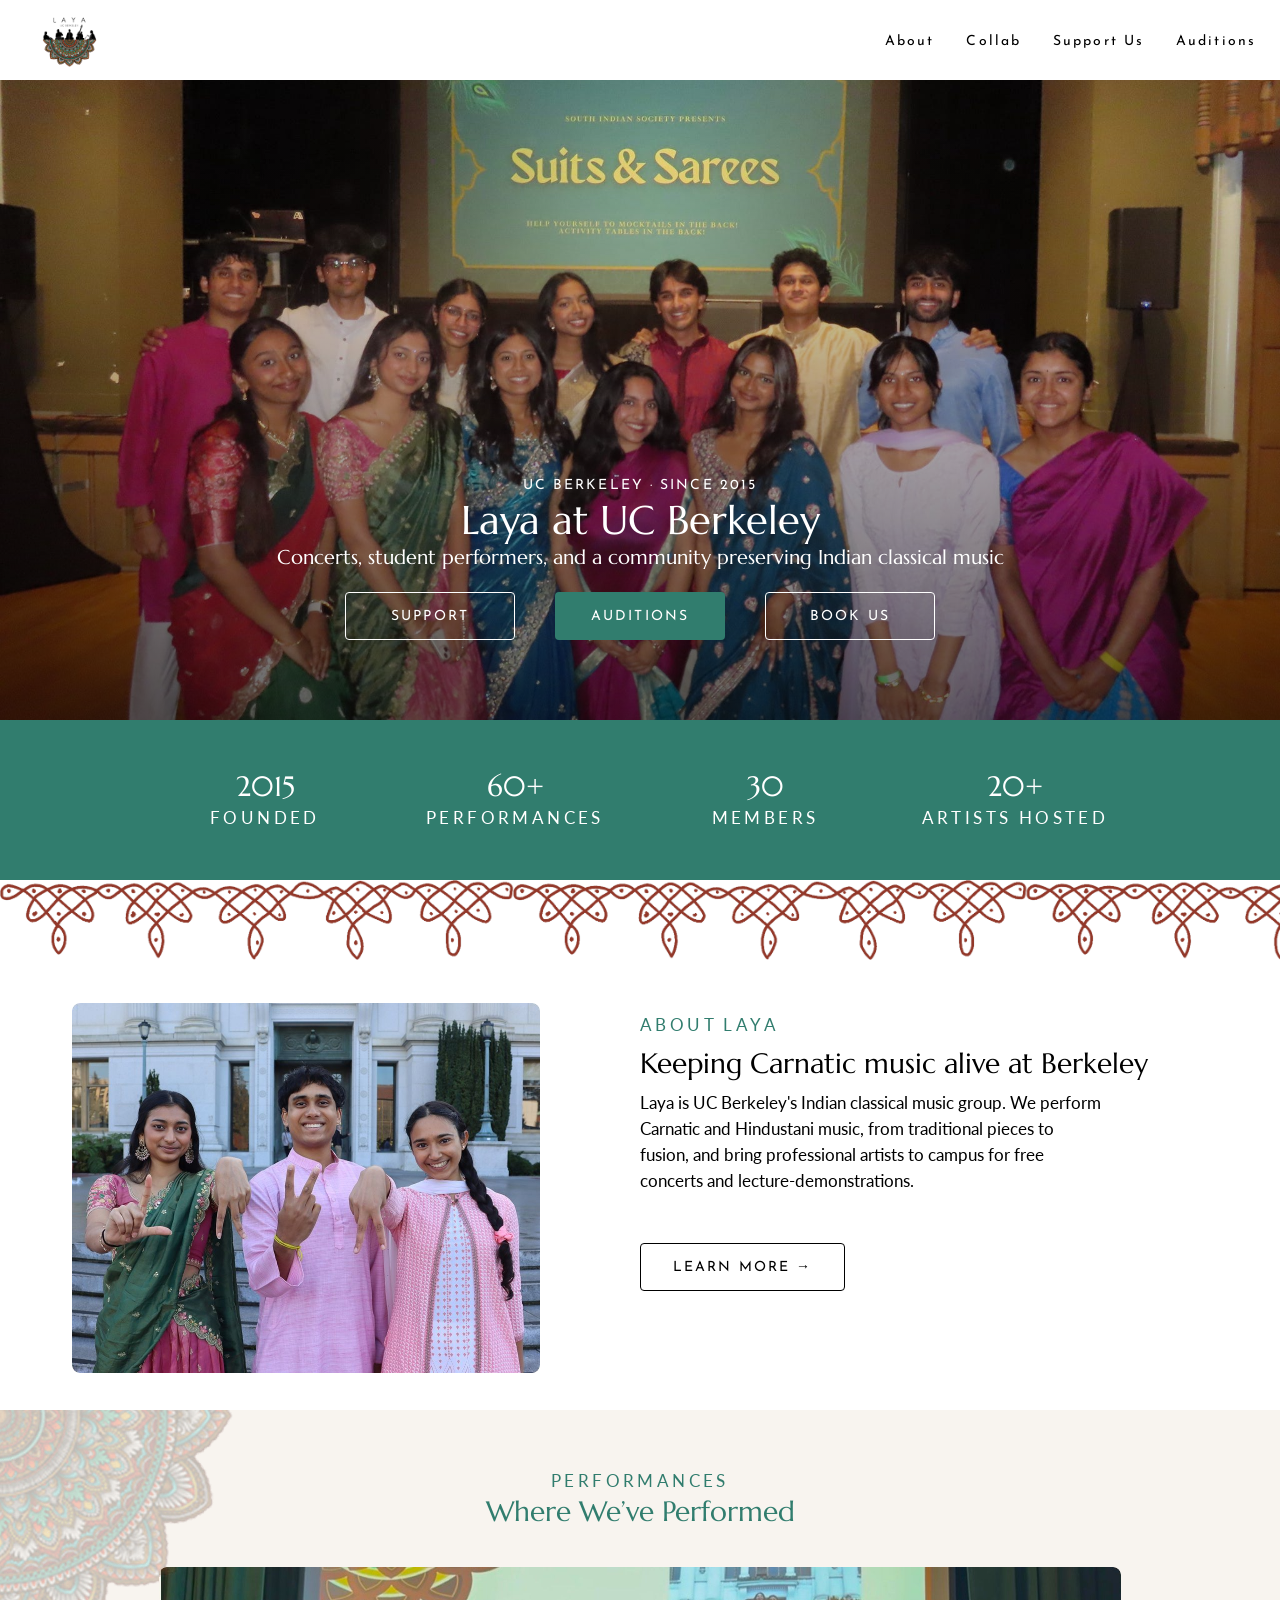
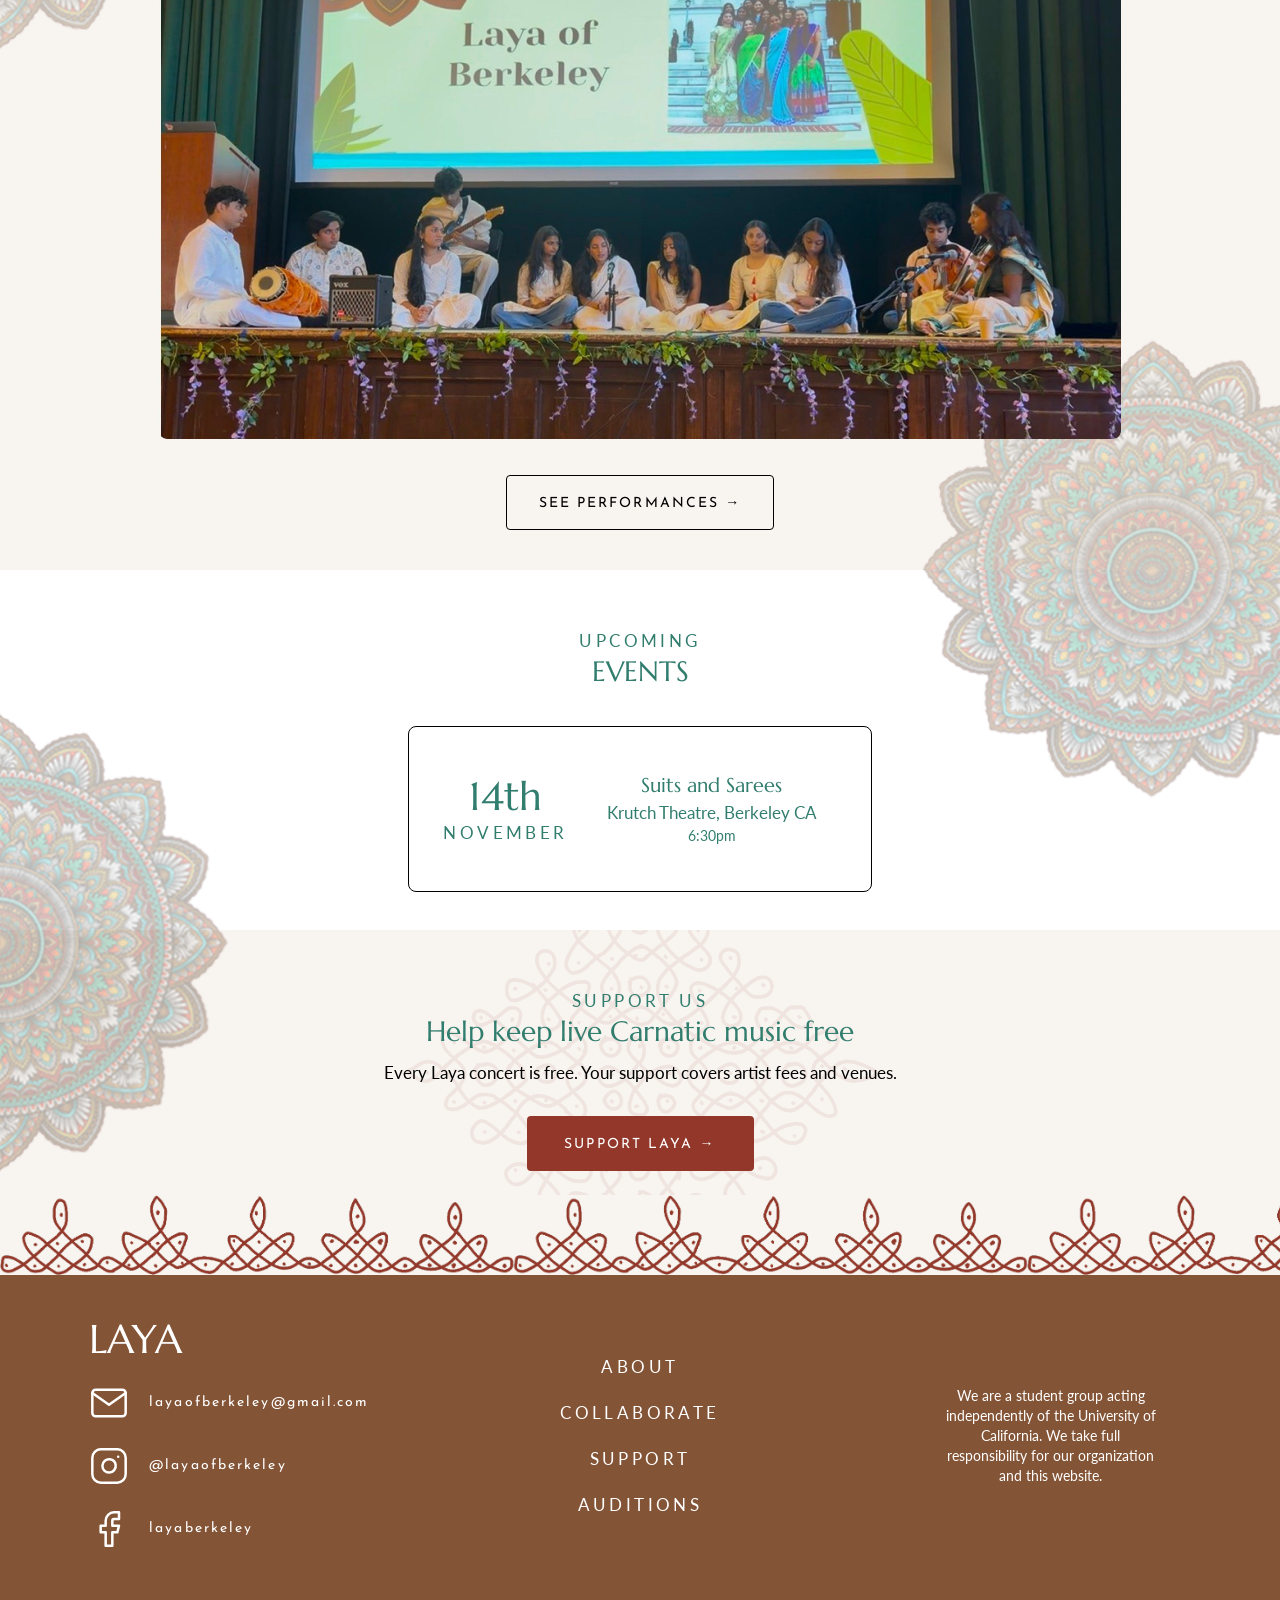
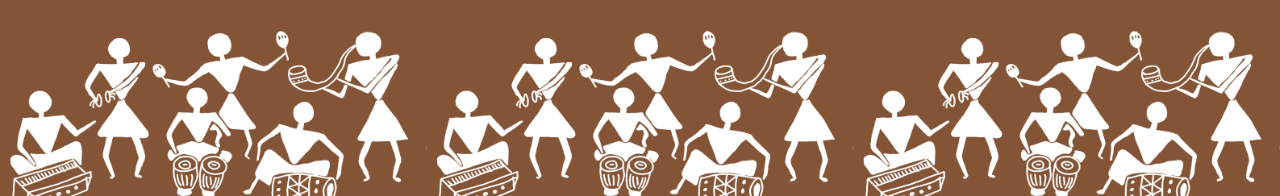
<file: index.html>
<!DOCTYPE html>
<html lang="en">
<head>
  <meta charset="UTF-8">
  <meta name="viewport" content="width=device-width, initial-scale=1">
  <title>Laya at UC Berkeley</title>
  <meta name="description" content="Laya is UC Berkeley's Indian classical music group: concerts, student performers, and a community preserving Carnatic and Hindustani music.">
  <link rel="icon" href="images/logo.png">

  <link rel="preconnect" href="https://fonts.googleapis.com">
  <link rel="preconnect" href="https://fonts.gstatic.com" crossorigin>
  <link href="https://fonts.googleapis.com/css2?family=Josefin+Sans:wght@400&family=Lato:wght@400&family=Marcellus&display=swap" rel="stylesheet">
  <link rel="stylesheet" href="styles.css">
</head>
<body>

  <!-- ===== Nav (shared) ===== -->
  <header class="site-nav">
    <nav class="site-nav__inner container" aria-label="Main">
      <a class="site-nav__logo" href="index.html">
        <img src="images/logo.png" alt="Laya, UC Berkeley — home" width="70" height="70">
      </a>

      <button class="site-nav__toggle" type="button" aria-expanded="false" aria-controls="site-nav-links" aria-label="Menu">
        <span class="site-nav__toggle-bar"></span>
        <span class="site-nav__toggle-bar"></span>
        <span class="site-nav__toggle-bar"></span>
      </button>

      <ul class="site-nav__links" id="site-nav-links">
        <li><a href="about.html">About</a></li>
        <li><a href="collaborate.html">Collab</a></li>
        <li><a href="support.html">Support Us</a></li>
        <li><a href="about.html#auditions">Auditions</a></li>
      </ul>
    </nav>
  </header>

  <main>
    <!-- ===== Hero ===== -->
    <section class="hero">
      <img class="hero__image" src="images/hero-suits-sarees.jpg" alt="Laya members in saris and kurtas posing together at Suits &amp; Sarees" width="2048" height="1151">
      <div class="hero__content">
        <p class="eyebrow">UC Berkeley &middot; Since 2015</p>
        <h1 class="h1">Laya at UC Berkeley</h1>
        <p class="subheading">Concerts, student performers, and a community preserving Indian classical music</p>
        <div class="hero__actions">
          <a class="btn btn--outline-light" href="support.html">Support</a>
          <a class="btn btn--teal" href="about.html#auditions">Auditions</a>
          <a class="btn btn--outline-light" href="collaborate.html#bookings">Book Us</a>
        </div>
      </div>
    </section>

    <!-- ===== Stats ===== -->
    <section class="stats" aria-label="Laya in numbers">
      <ul class="stats__list container">
        <li><span class="stats__number">2015</span><span class="stats__label">FOUNDED</span></li>
        <li><span class="stats__number">60+</span><span class="stats__label">PERFORMANCES</span></li>
        <li><span class="stats__number">30</span><span class="stats__label">MEMBERS</span></li>
        <li><span class="stats__number">20+</span><span class="stats__label">ARTISTS HOSTED</span></li>
      </ul>
    </section>

    <div class="kolam-strip kolam-strip--on-white" aria-hidden="true"></div>

    <!-- ===== About ===== -->
    <section class="about">
      <div class="about__inner container">
        <img class="about__image" src="images/about-laya.jpg" alt="Three Laya members smiling and making the Cal Bears hand sign in front of a campus building" width="936" height="740">
        <div class="about__text">
          <p class="label">About Laya</p>
          <h2 class="h2">Keeping Carnatic music alive at Berkeley</h2>
          <p class="body">Laya is UC Berkeley's Indian classical music group. We perform Carnatic and Hindustani music, from traditional pieces to fusion, and bring professional artists to campus for free concerts and lecture-demonstrations.</p>
          <a class="btn btn--outline-dark" href="about.html">Learn more &rarr;</a>
        </div>
      </div>
    </section>

    <!-- ===== Performances ===== -->
    <section class="performances">
      <img class="mandala mandala--top-left" src="images/mandala-half.png" alt="" aria-hidden="true">
      <img class="mandala mandala--flat-bottom mandala--bottom-right" src="images/mandala-half.png" alt="" aria-hidden="true">
      <div class="performances__inner container">
        <div class="section-heading">
          <p class="label">Performances</p>
          <h2 class="h2">Where We&rsquo;ve Performed</h2>
        </div>
        <img class="performances__image" src="images/performance.jpg" alt="Laya musicians performing on stage under a projected &ldquo;Laya of Berkeley&rdquo; slide" width="1924" height="944">
        <a class="btn btn--lg btn--outline-dark" href="collaborate.html#past-performances">See performances &rarr;</a>
      </div>
    </section>

    <div class="events-support">
      <!-- ===== Upcoming events ===== -->
      <section class="events">
        <img class="mandala mandala--flat-top" src="images/mandala-half.png" alt="" aria-hidden="true">
        <div class="events__inner container">
          <div class="section-heading">
            <p class="label">Upcoming</p>
            <h2 class="h2">EVENTS</h2>
          </div>

          <article class="event-card">
            <p class="event-card__date">
              <span class="h1">14th</span>
              <span class="label">November</span>
            </p>
            <div class="event-card__details">
              <h3 class="subheading">Suits and Sarees</h3>
              <p class="body">Krutch Theatre, Berkeley CA</p>
              <p class="small">6:30pm</p>
            </div>
          </article>
        </div>
      </section>

      <!-- ===== Support ===== -->
      <section class="support">
        <img class="kolam-bg" src="images/kolam-diamond.png" alt="" aria-hidden="true">
        <div class="support__inner container">
          <div class="section-heading">
            <p class="label">Support us</p>
            <h2 class="h2">Help keep live Carnatic music free</h2>
          </div>
          <p class="body">Every Laya concert is free. Your support covers artist fees and venues.</p>
          <a class="btn btn--lg btn--brick" href="support.html">Support Laya &rarr;</a>
        </div>
      </section>

      <img class="mandala" src="images/mandala-half.png" alt="" aria-hidden="true">
    </div>
  </main>

  <div class="kolam-strip kolam-strip--up" aria-hidden="true"></div>

  <!-- ===== Footer (shared) ===== -->
  <footer class="site-footer">
    <div class="site-footer__inner container">
      <div class="site-footer__brand-block">
        <p class="site-footer__brand">LAYA</p>
        <ul class="site-footer__contact">
          <li>
            <a href="mailto:layaofberkeley@gmail.com">
              <svg viewBox="0 0 24 24" fill="none" stroke="currentColor" stroke-width="1.5" stroke-linecap="round" stroke-linejoin="round" aria-hidden="true">
                <path d="M4 4h16c1.1 0 2 .9 2 2v12c0 1.1-.9 2-2 2H4c-1.1 0-2-.9-2-2V6c0-1.1.9-2 2-2z"/>
                <polyline points="22,6 12,13 2,6"/>
              </svg>
              <span>layaofberkeley@gmail.com</span>
            </a>
          </li>
          <li>
            <a href="https://www.instagram.com/layaofberkeley" target="_blank" rel="noopener">
              <svg viewBox="0 0 24 24" fill="none" stroke="currentColor" stroke-width="1.5" stroke-linecap="round" stroke-linejoin="round" aria-hidden="true">
                <rect x="2" y="2" width="20" height="20" rx="5" ry="5"/>
                <path d="M16 11.37A4 4 0 1 1 12.63 8 4 4 0 0 1 16 11.37z"/>
                <line x1="17.5" y1="6.5" x2="17.51" y2="6.5"/>
              </svg>
              <span>@layaofberkeley</span>
            </a>
          </li>
          <li>
            <a href="https://www.facebook.com/layaberkeley" target="_blank" rel="noopener">
              <svg viewBox="0 0 24 24" fill="none" stroke="currentColor" stroke-width="1.5" stroke-linecap="round" stroke-linejoin="round" aria-hidden="true">
                <path d="M18 2h-3a5 5 0 0 0-5 5v3H7v4h3v8h4v-8h3l1-4h-4V7a1 1 0 0 1 1-1h3z"/>
              </svg>
              <span>layaberkeley</span>
            </a>
          </li>
        </ul>
      </div>

      <nav aria-label="Footer">
        <ul class="site-footer__links">
          <li><a href="about.html">About</a></li>
          <li><a href="collaborate.html">Collaborate</a></li>
          <li><a href="support.html">Support</a></li>
          <li><a href="about.html#auditions">Auditions</a></li>
        </ul>
      </nav>

      <p class="site-footer__disclaimer small">We are a student group acting independently of the University of California. We take full responsibility for our organization and this website.</p>
    </div>
    <div class="site-footer__art" aria-hidden="true"></div>
  </footer>

  <script src="nav.js"></script>
</body>
</html>
</file>
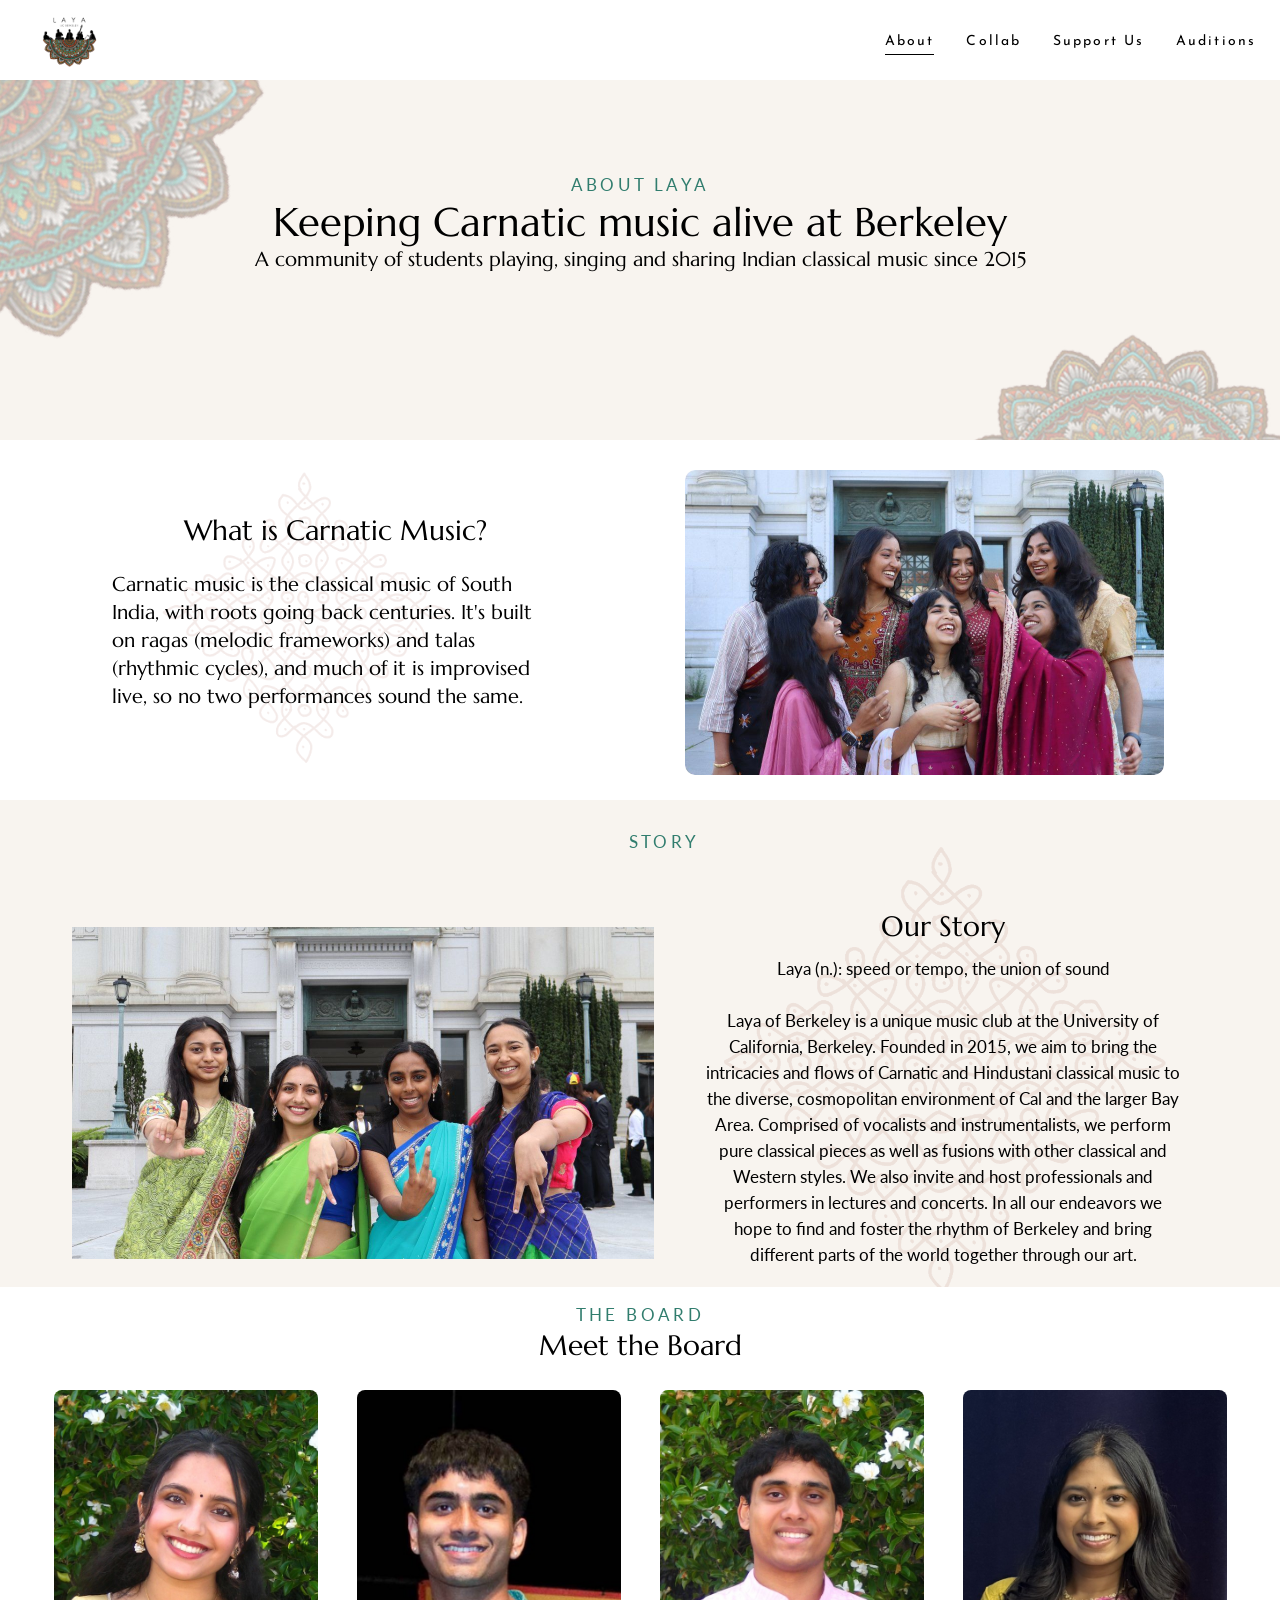
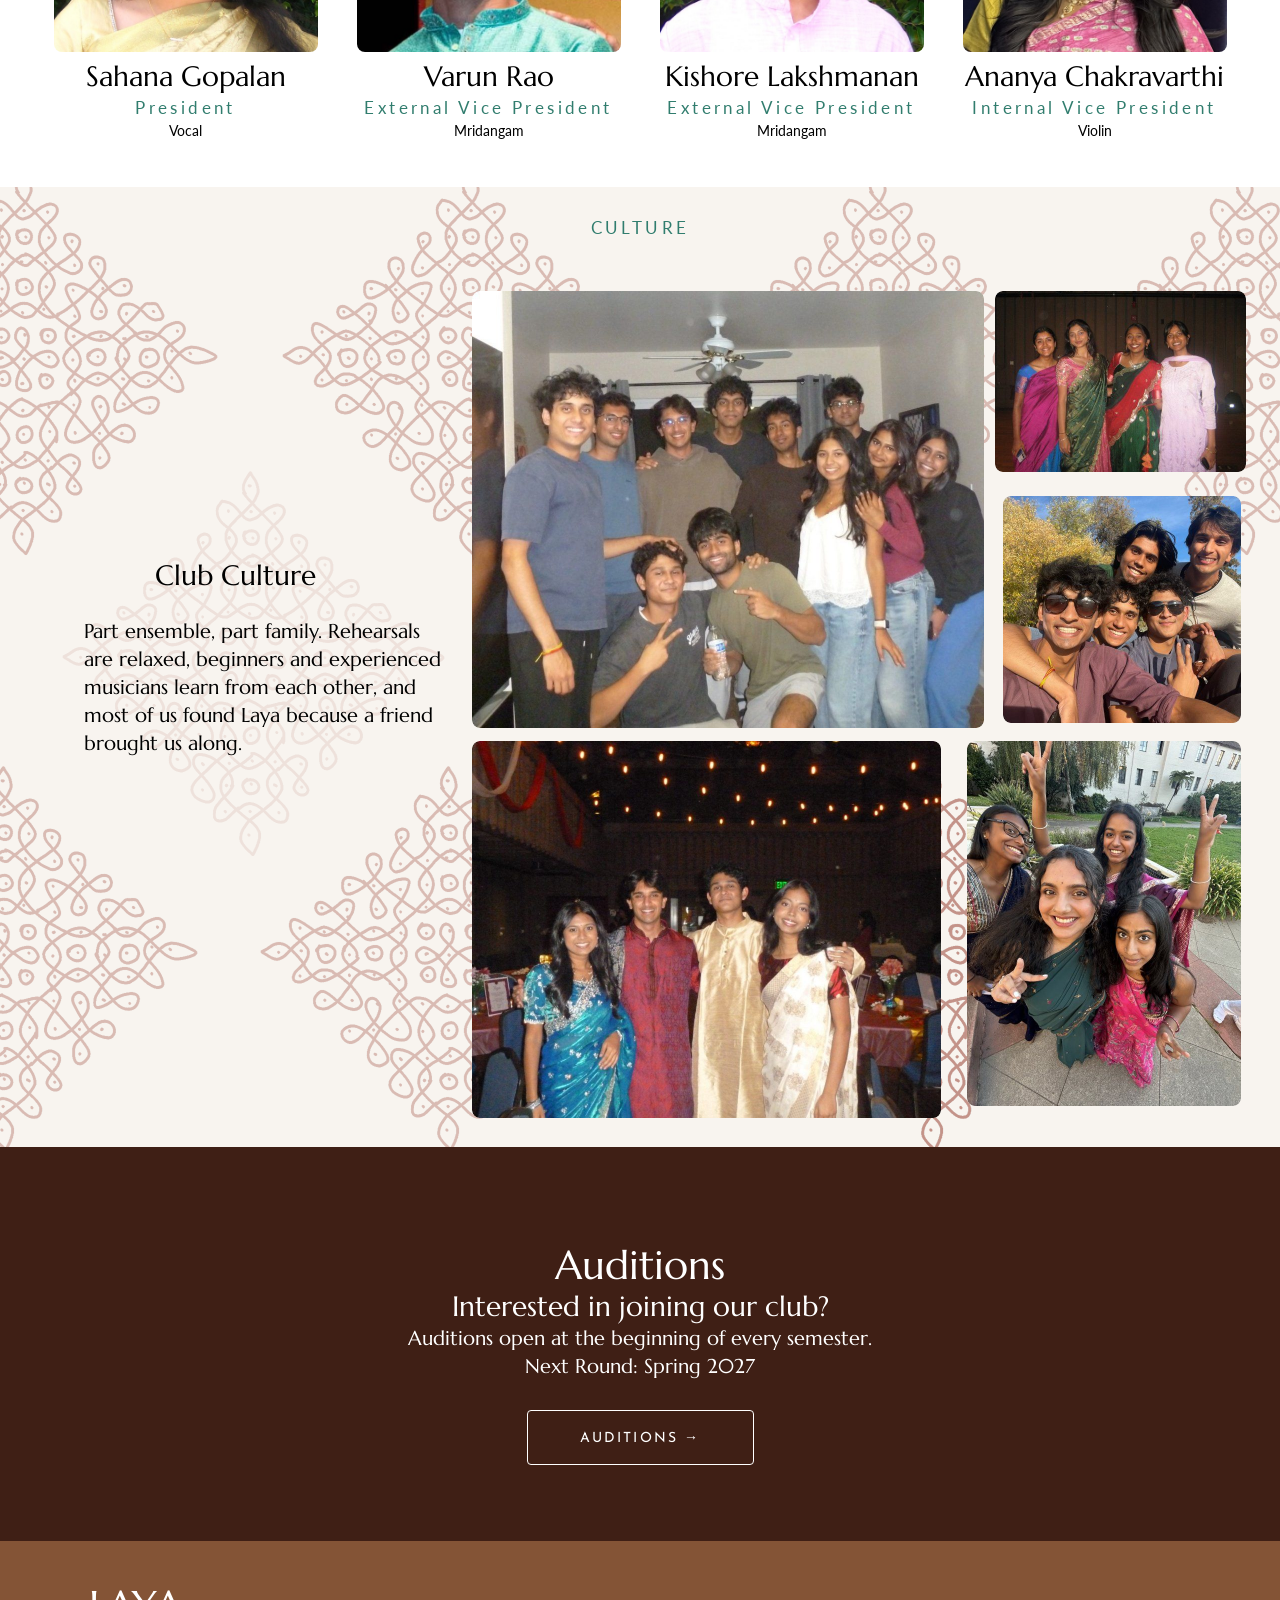
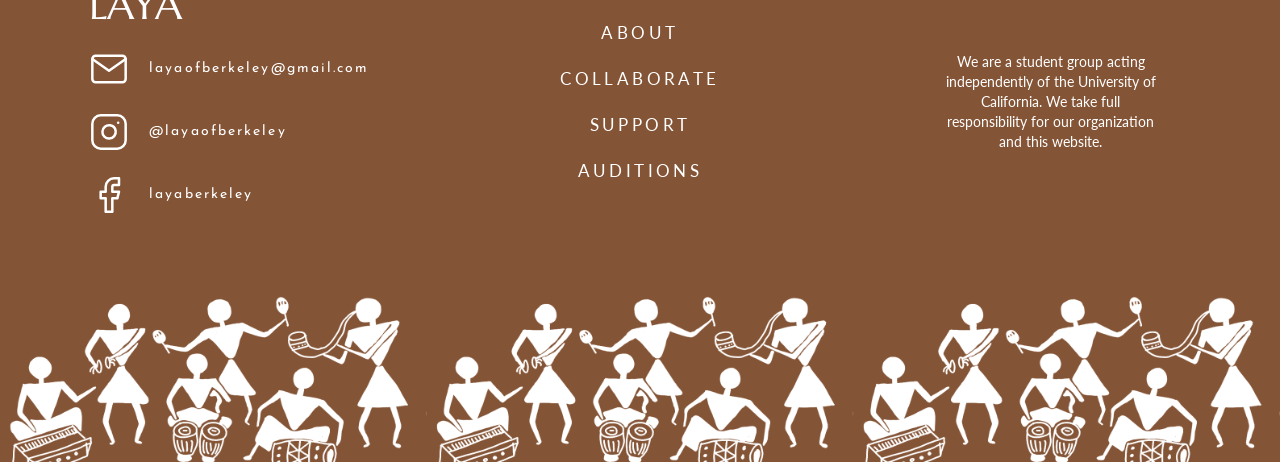
<file: about.html>
<!DOCTYPE html>
<html lang="en">
<head>
  <meta charset="UTF-8">
  <meta name="viewport" content="width=device-width, initial-scale=1">
  <title>About — Laya at UC Berkeley</title>
  <meta name="description" content="Laya is UC Berkeley's Indian classical music group: our story, our board and our club culture.">
  <link rel="icon" href="images/logo.png">

  <link rel="preconnect" href="https://fonts.googleapis.com">
  <link rel="preconnect" href="https://fonts.gstatic.com" crossorigin>
  <link href="https://fonts.googleapis.com/css2?family=Josefin+Sans:wght@400&family=Lato:wght@400&family=Marcellus&display=swap" rel="stylesheet">
  <link rel="stylesheet" href="styles.css">
</head>
<body>

  <!-- ===== Nav (shared) ===== -->
  <header class="site-nav">
    <nav class="site-nav__inner container" aria-label="Main">
      <a class="site-nav__logo" href="index.html">
        <img src="images/logo.png" alt="Laya, UC Berkeley — home" width="70" height="70">
      </a>

      <button class="site-nav__toggle" type="button" aria-expanded="false" aria-controls="site-nav-links" aria-label="Menu">
        <span class="site-nav__toggle-bar"></span>
        <span class="site-nav__toggle-bar"></span>
        <span class="site-nav__toggle-bar"></span>
      </button>

      <ul class="site-nav__links" id="site-nav-links">
        <li><a href="about.html" aria-current="page">About</a></li>
        <li><a href="collaborate.html">Collab</a></li>
        <li><a href="support.html">Support Us</a></li>
        <li><a href="about.html#auditions">Auditions</a></li>
      </ul>
    </nav>
  </header>

  <main>
    <!-- ===== Intro ===== -->
    <section class="page-intro about-intro">
      <img class="mandala mandala--about-top-left" src="images/mandala-half.png" alt="" aria-hidden="true">
      <img class="mandala mandala--flat-bottom mandala--about-bottom-right" src="images/mandala-half.png" alt="" aria-hidden="true">
      <div class="page-intro__inner container">
        <p class="label">About Laya</p>
        <h1 class="h1">Keeping Carnatic music alive at Berkeley</h1>
        <p class="subheading">A community of students playing, singing and sharing Indian classical music since 2015</p>
      </div>
    </section>

    <!-- ===== What is Carnatic music? ===== -->
    <section class="carnatic">
      <div class="carnatic__inner container">
        <img class="kolam-diamond kolam-diamond--10" src="images/kolam-diamond.png" alt="" aria-hidden="true">
        <div class="carnatic__text">
          <h2 class="h2">What is Carnatic Music?</h2>
          <p class="subheading">Carnatic music is the classical music of South India, with roots going back centuries. It's built on ragas (melodic frameworks) and talas (rhythmic cycles), and much of it is improvised live, so no two performances sound the same.</p>
        </div>
        <img class="carnatic__image photo" src="images/about-carnatic.jpg" alt="Laya members laughing together outside a campus building" width="958" height="610">
      </div>
    </section>

    <!-- ===== Our story ===== -->
    <section class="story" id="story">
      <div class="story__inner container">
        <img class="kolam-diamond kolam-diamond--10" src="images/kolam-diamond.png" alt="" aria-hidden="true">
        <p class="label">Story</p>
        <div class="story__grid">
          <img class="story__image" src="images/about-story.jpg" alt="Four Laya members in saris making the Cal Bears hand sign" width="1164" height="664">
          <div class="story__text">
            <h2 class="h2">Our Story</h2>
            <p class="body">Laya (n.): speed or tempo, the union of sound</p>
            <p class="body">Laya of Berkeley is a unique music club at the University of California, Berkeley. Founded in 2015, we aim to bring the intricacies and flows of Carnatic and Hindustani classical music to the diverse, cosmopolitan environment of Cal and the larger Bay Area. Comprised of vocalists and instrumentalists, we perform pure classical pieces as well as fusions with other classical and Western styles. We also invite and host professionals and performers in lectures and concerts. In all our endeavors we hope to find and foster the rhythm of Berkeley and bring different parts of the world together through our art.</p>
          </div>
        </div>
      </div>
    </section>

    <!-- ===== Meet the board ===== -->
    <section class="board" id="board">
      <div class="board__inner container">
        <div class="section-title">
          <p class="label">The Board</p>
          <h2 class="h2">Meet the Board</h2>
        </div>
        <ul class="board__list">
          <li>
            <img class="board__photo" src="images/board-sahana.jpg" alt="Sahana Gopalan" width="600" height="600">
            <p class="board__name h2">Sahana Gopalan</p>
            <p class="board__role label">President</p>
            <p class="small">Vocal</p>
          </li>
          <li>
            <img class="board__photo" src="images/board-varun.jpg" alt="Varun Rao" width="548" height="548">
            <p class="board__name h2">Varun Rao</p>
            <p class="board__role label">External Vice President</p>
            <p class="small">Mridangam</p>
          </li>
          <li>
            <img class="board__photo" src="images/board-kishore.jpg" alt="Kishore Lakshmanan" width="600" height="600">
            <p class="board__name h2">Kishore Lakshmanan</p>
            <p class="board__role label">External Vice President</p>
            <p class="small">Mridangam</p>
          </li>
          <li>
            <img class="board__photo" src="images/board-ananya.jpg" alt="Ananya Chakravarthi" width="600" height="600">
            <p class="board__name h2">Ananya Chakravarthi</p>
            <p class="board__role label">Internal Vice President</p>
            <p class="small">Violin</p>
          </li>
        </ul>
      </div>
    </section>

    <!-- ===== Club culture ===== -->
    <section class="culture" id="culture">
      <div class="culture__inner container">
        <div class="culture__kolams" aria-hidden="true">
          <img class="kolam-diamond" src="images/kolam-diamond.png" alt="">
          <img class="kolam-diamond" src="images/kolam-diamond.png" alt="">
          <img class="kolam-diamond" src="images/kolam-diamond.png" alt="">
          <img class="kolam-diamond" src="images/kolam-diamond.png" alt="">
          <img class="kolam-diamond kolam-diamond--10" src="images/kolam-diamond.png" alt="">
          <img class="kolam-diamond" src="images/kolam-diamond.png" alt="">
          <img class="kolam-diamond" src="images/kolam-diamond.png" alt="">
          <img class="kolam-diamond" src="images/kolam-diamond.png" alt="">
          <img class="kolam-diamond" src="images/kolam-diamond.png" alt="">
        </div>
        <p class="label">Culture</p>
        <div class="culture__text">
          <h2 class="h2">Club Culture</h2>
          <p class="subheading">Part ensemble, part family. Rehearsals are relaxed, beginners and experienced musicians learn from each other, and most of us found Laya because a friend brought us along.</p>
        </div>
        <div class="culture__gallery">
          <img class="culture__photo culture__photo--1" src="images/culture-1.jpg" alt="A big group of Laya members posing in a living room" width="1024" height="874">
          <img class="culture__photo culture__photo--2" src="images/culture-2.jpg" alt="Four members in saris" width="502" height="362">
          <img class="culture__photo culture__photo--3" src="images/culture-3.jpg" alt="Members taking a group selfie outdoors" width="476" height="454">
          <img class="culture__photo culture__photo--4" src="images/culture-4.jpg" alt="Members dressed up at an evening event under string lights" width="938" height="754">
          <img class="culture__photo culture__photo--5" src="images/culture-5.jpg" alt="Members taking a selfie on campus" width="548" height="730">
        </div>
      </div>

      <!-- Instagram strip: filled by instagram.js from the Behold feed; stays
           hidden if the feed can't be loaded. -->
      <div class="insta container" data-behold-feed="fZP6WPy1XYIwJijEvxVZ" hidden>
        <div class="insta__kolams" aria-hidden="true">
          <img class="kolam-diamond" src="images/kolam-diamond.png" alt="">
          <img class="kolam-diamond" src="images/kolam-diamond.png" alt="">
          <img class="kolam-diamond" src="images/kolam-diamond.png" alt="">
          <img class="kolam-diamond" src="images/kolam-diamond.png" alt="">
          <img class="kolam-diamond" src="images/kolam-diamond.png" alt="">
          <img class="kolam-diamond" src="images/kolam-diamond.png" alt="">
          <img class="kolam-diamond" src="images/kolam-diamond.png" alt="">
        </div>
        <div class="insta__head">
          <h3 class="subheading insta__title">From our Instagram</h3>
          <a class="btn btn--outline-dark" href="https://www.instagram.com/layaofberkeley/" target="_blank" rel="noopener">Follow @layaofberkeley</a>
        </div>
        <div class="insta__viewport">
          <button class="insta__arrow insta__arrow--prev" type="button" aria-label="Scroll back">&#8249;</button>
          <ul class="insta__track"></ul>
          <button class="insta__arrow insta__arrow--next" type="button" aria-label="Scroll forward">&#8250;</button>
        </div>
      </div>
    </section>

    <!-- ===== Auditions ===== -->
    <section class="auditions-band" id="auditions">
      <div class="auditions-band__inner container">
        <h2 class="h1">Auditions</h2>
        <p class="h2">Interested in joining our club?</p>
        <p class="subheading">Auditions open at the beginning of every semester.</p>
        <p class="subheading">Next Round: Spring 2027</p>
        <a class="btn btn--lg btn--outline-light" href="#">Auditions &rarr;</a>
      </div>
    </section>
  </main>

  <!-- ===== Footer (shared) ===== -->
  <footer class="site-footer">
    <div class="site-footer__inner container">
      <div class="site-footer__brand-block">
        <p class="site-footer__brand">LAYA</p>
        <ul class="site-footer__contact">
          <li>
            <a href="mailto:layaofberkeley@gmail.com">
              <svg viewBox="0 0 24 24" fill="none" stroke="currentColor" stroke-width="1.5" stroke-linecap="round" stroke-linejoin="round" aria-hidden="true">
                <path d="M4 4h16c1.1 0 2 .9 2 2v12c0 1.1-.9 2-2 2H4c-1.1 0-2-.9-2-2V6c0-1.1.9-2 2-2z"/>
                <polyline points="22,6 12,13 2,6"/>
              </svg>
              <span>layaofberkeley@gmail.com</span>
            </a>
          </li>
          <li>
            <a href="https://www.instagram.com/layaofberkeley" target="_blank" rel="noopener">
              <svg viewBox="0 0 24 24" fill="none" stroke="currentColor" stroke-width="1.5" stroke-linecap="round" stroke-linejoin="round" aria-hidden="true">
                <rect x="2" y="2" width="20" height="20" rx="5" ry="5"/>
                <path d="M16 11.37A4 4 0 1 1 12.63 8 4 4 0 0 1 16 11.37z"/>
                <line x1="17.5" y1="6.5" x2="17.51" y2="6.5"/>
              </svg>
              <span>@layaofberkeley</span>
            </a>
          </li>
          <li>
            <a href="https://www.facebook.com/layaberkeley" target="_blank" rel="noopener">
              <svg viewBox="0 0 24 24" fill="none" stroke="currentColor" stroke-width="1.5" stroke-linecap="round" stroke-linejoin="round" aria-hidden="true">
                <path d="M18 2h-3a5 5 0 0 0-5 5v3H7v4h3v8h4v-8h3l1-4h-4V7a1 1 0 0 1 1-1h3z"/>
              </svg>
              <span>layaberkeley</span>
            </a>
          </li>
        </ul>
      </div>

      <nav aria-label="Footer">
        <ul class="site-footer__links">
          <li><a href="about.html">About</a></li>
          <li><a href="collaborate.html">Collaborate</a></li>
          <li><a href="support.html">Support</a></li>
          <li><a href="about.html#auditions">Auditions</a></li>
        </ul>
      </nav>

      <p class="site-footer__disclaimer small">We are a student group acting independently of the University of California. We take full responsibility for our organization and this website.</p>
    </div>
    <div class="site-footer__art" aria-hidden="true"></div>
  </footer>

  <script src="nav.js"></script>
  <script src="instagram.js" defer></script>
</body>
</html>
</file>
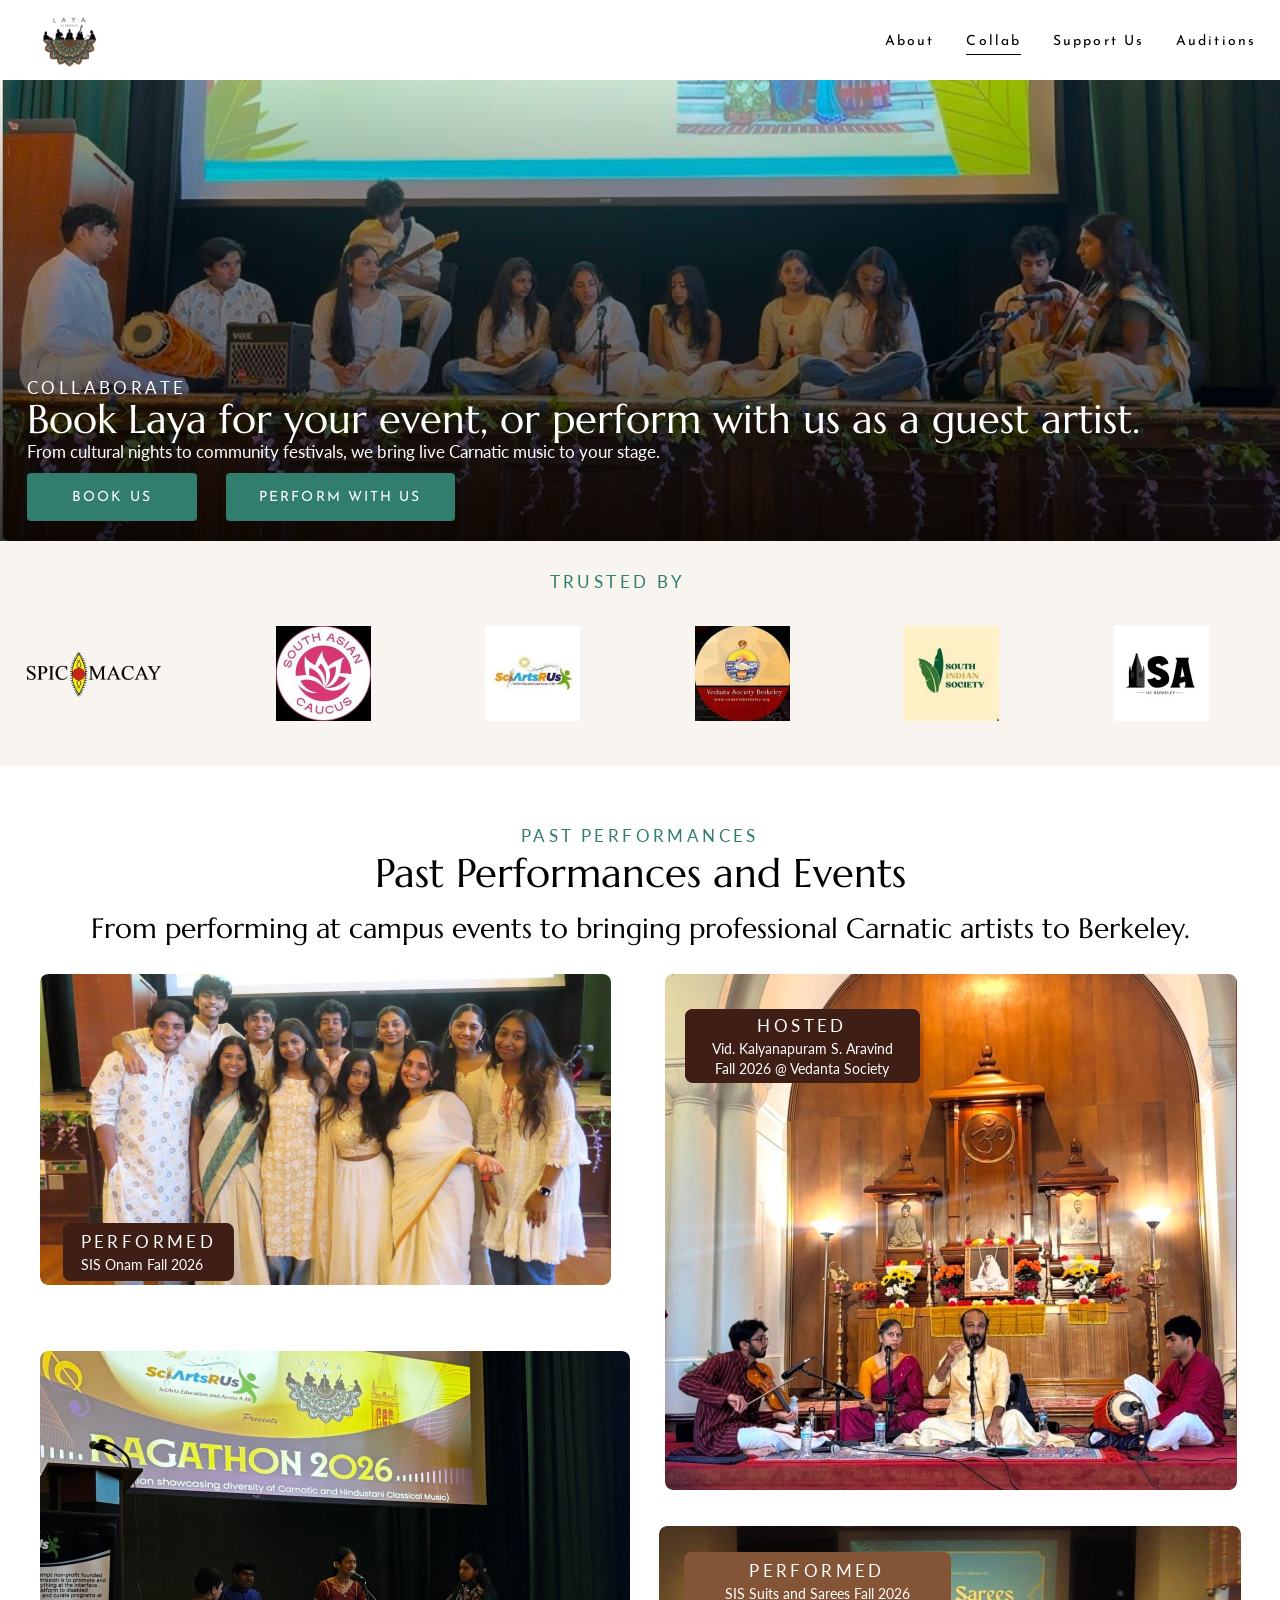
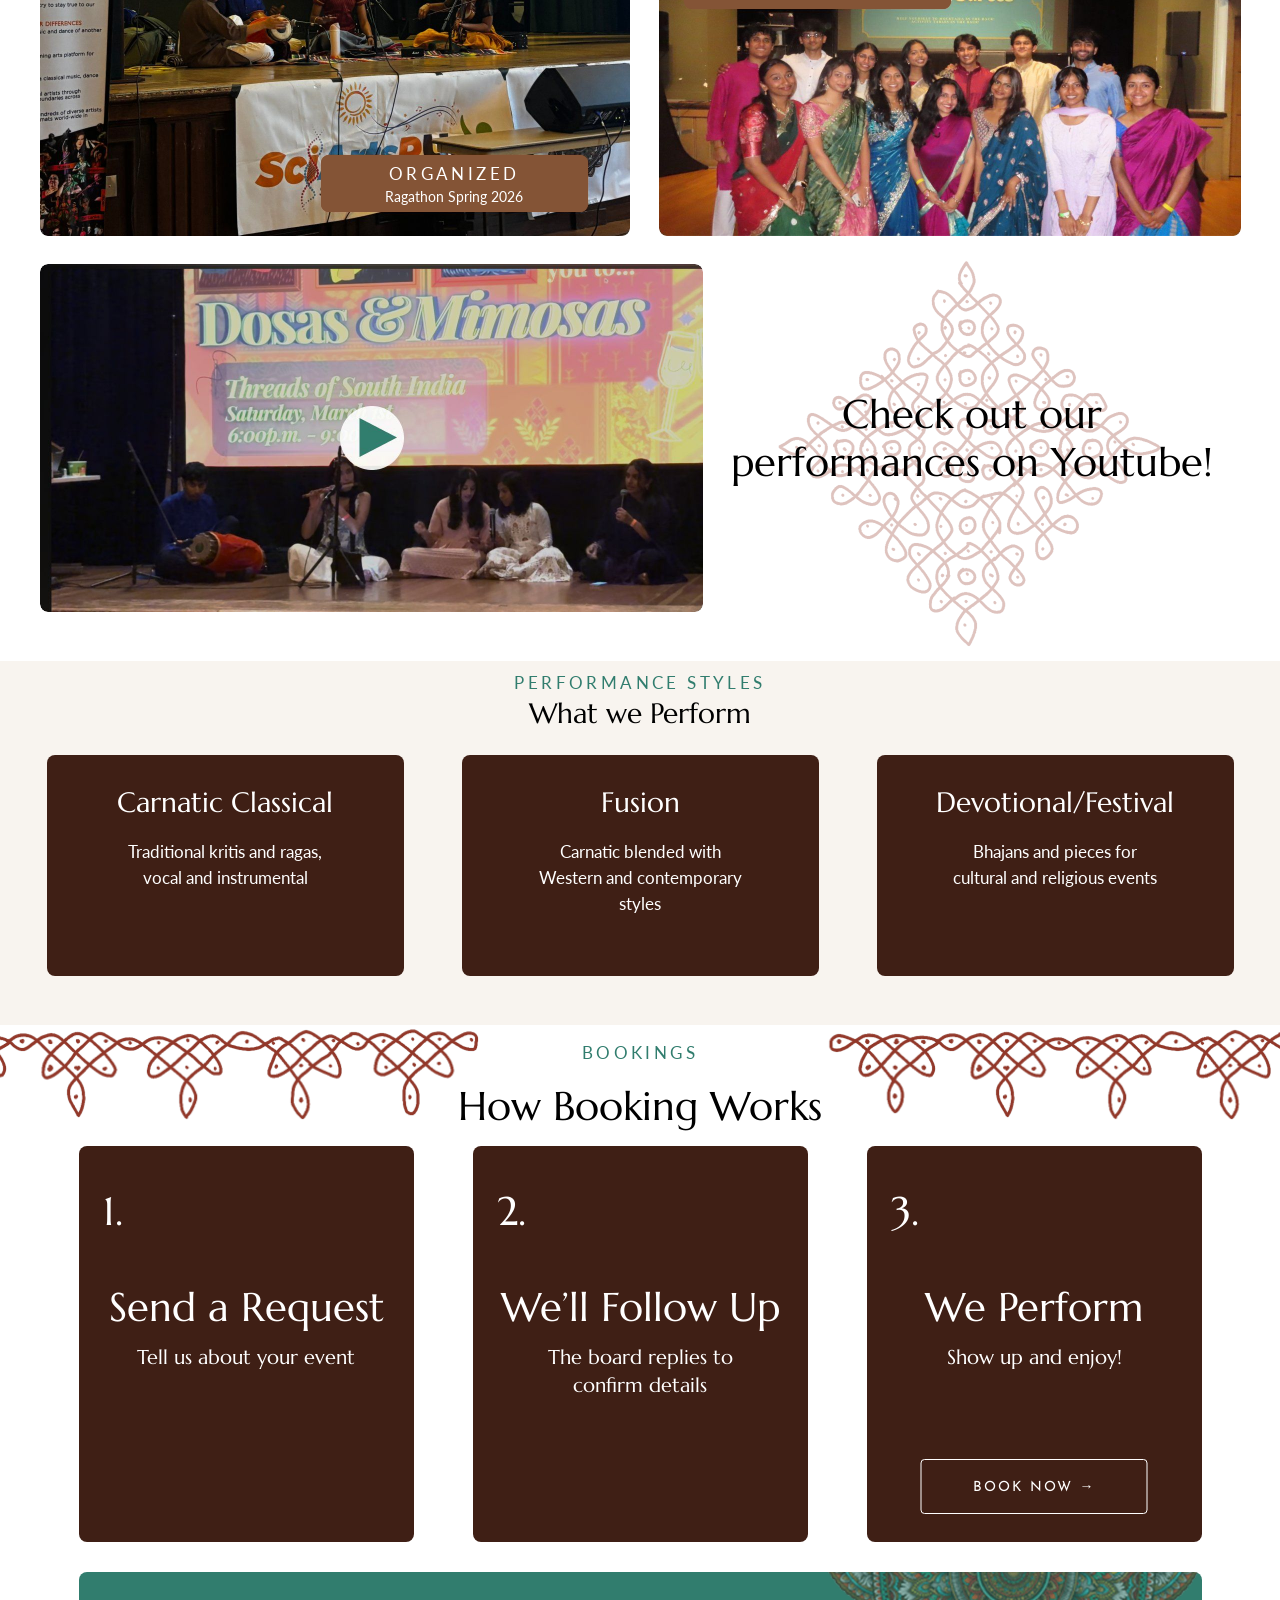
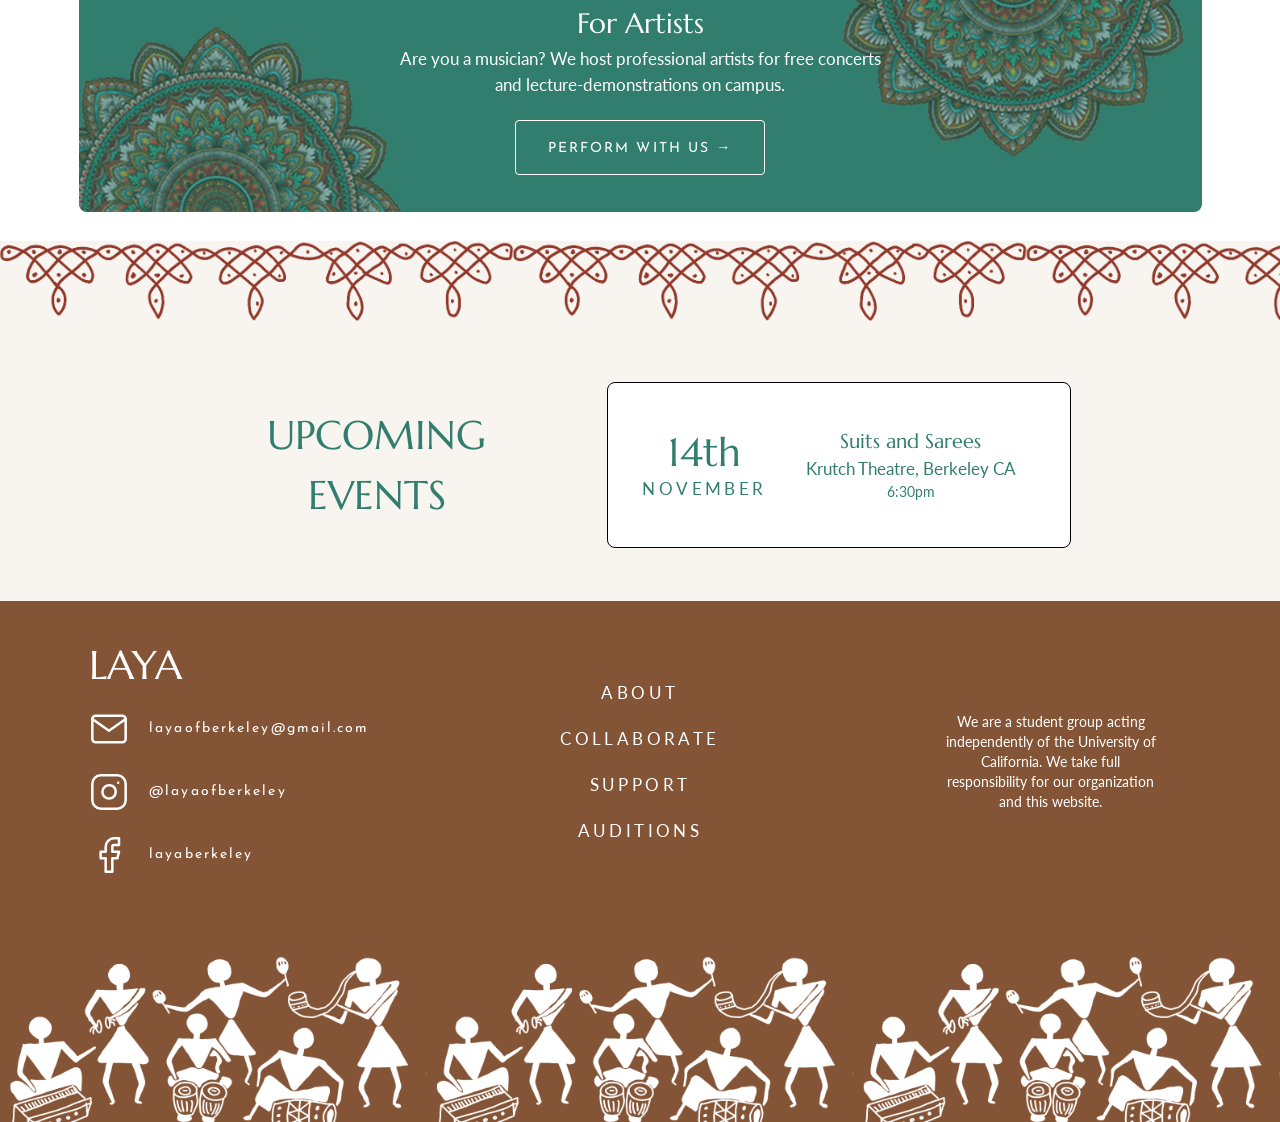
<file: collaborate.html>
<!DOCTYPE html>
<html lang="en">
<head>
  <meta charset="UTF-8">
  <meta name="viewport" content="width=device-width, initial-scale=1">
  <title>Collaborate — Laya at UC Berkeley</title>
  <meta name="description" content="Book Laya for your event, or perform with us as a guest artist.">
  <link rel="icon" href="images/logo.png">

  <link rel="preconnect" href="https://fonts.googleapis.com">
  <link rel="preconnect" href="https://fonts.gstatic.com" crossorigin>
  <link href="https://fonts.googleapis.com/css2?family=Josefin+Sans:wght@400&family=Lato:wght@400&family=Marcellus&display=swap" rel="stylesheet">
  <link rel="stylesheet" href="styles.css">
</head>
<body>

  <!-- ===== Nav (shared) ===== -->
  <header class="site-nav">
    <nav class="site-nav__inner container" aria-label="Main">
      <a class="site-nav__logo" href="index.html">
        <img src="images/logo.png" alt="Laya, UC Berkeley — home" width="70" height="70">
      </a>

      <button class="site-nav__toggle" type="button" aria-expanded="false" aria-controls="site-nav-links" aria-label="Menu">
        <span class="site-nav__toggle-bar"></span>
        <span class="site-nav__toggle-bar"></span>
        <span class="site-nav__toggle-bar"></span>
      </button>

      <ul class="site-nav__links" id="site-nav-links">
        <li><a href="about.html">About</a></li>
        <li><a href="collaborate.html" aria-current="page">Collab</a></li>
        <li><a href="support.html">Support Us</a></li>
        <li><a href="about.html#auditions">Auditions</a></li>
      </ul>
    </nav>
  </header>

  <main>
    <!-- ===== Hero ===== -->
    <section class="collab-hero">
      <img class="collab-hero__image" src="images/performance.jpg" alt="Laya musicians performing seated on stage" width="1924" height="944">
      <div class="collab-hero__content container">
        <p class="label">Collaborate</p>
        <h1 class="h1">Book Laya for your event, or perform with us as a guest artist.</h1>
        <p class="body">From cultural nights to community festivals, we bring live Carnatic music to your stage.</p>
        <div class="collab-hero__actions">
          <a class="btn btn--teal" href="#bookings">Book us</a>
          <a class="btn btn--teal btn--wide" href="#for-artists">Perform with us</a>
        </div>
      </div>
    </section>

    <!-- ===== Trusted by ===== -->
    <section class="trusted" aria-labelledby="trusted-title">
      <div class="trusted__inner container">
        <p class="label" id="trusted-title">Trusted by</p>
        <ul class="trusted__logos">
          <li><img class="trusted__logo--wide" src="images/logo-spicmacay.jpg" alt="SPIC MACAY" width="270" height="112"></li>
          <li><img src="images/logo-south-asian-caucus.jpg" alt="South Asian Caucus" width="190" height="190"></li>
          <li><img src="images/logo-sciartsrus.jpg" alt="SciArtsRUs" width="190" height="190"></li>
          <li><img src="images/logo-vedanta-society.jpg" alt="Vedanta Society Berkeley" width="190" height="190"></li>
          <li><img src="images/logo-south-indian-society.jpg" alt="South Indian Society" width="190" height="190"></li>
          <li><img src="images/logo-isa.jpg" alt="ISA at UC Berkeley" width="190" height="190"></li>
        </ul>
      </div>
    </section>

    <!-- ===== Past performances ===== -->
    <section class="past" id="past-performances">
      <div class="past__inner container">
        <div class="past__intro">
          <p class="label">Past Performances</p>
          <h2 class="h1">Past Performances and Events</h2>
          <p class="h2">From performing at campus events to bringing professional Carnatic artists to Berkeley.</p>
        </div>

        <div class="past__grid">
          <div class="past__col past__col--left">
            <figure class="past__item past__item--onam">
              <img class="photo" src="images/perf-onam.jpg" alt="Laya members in white and gold at SIS Onam" width="1142" height="622">
              <figcaption class="tag"><span class="tag__title">Performed</span><span class="tag__meta">SIS Onam Fall 2026</span></figcaption>
            </figure>
            <figure class="past__item past__item--ragathon">
              <img class="photo" src="images/perf-ragathon.jpg" alt="Musicians on stage at Ragathon 2026" width="1180" height="970">
              <figcaption class="tag tag--copper"><span class="tag__title">Organized</span><span class="tag__meta">Ragathon Spring 2026</span></figcaption>
            </figure>
          </div>
          <div class="past__col past__col--right">
            <figure class="past__item past__item--hosted">
              <img class="photo" src="images/perf-hosted-aravind.jpg" alt="Vid. Kalyanapuram S. Aravind performing with accompanists at the Vedanta Society" width="1144" height="1032">
              <figcaption class="tag"><span class="tag__title">Hosted</span><span class="tag__meta">Vid. Kalyanapuram S. Aravind</span><span class="tag__meta">Fall 2026 @ Vedanta Society</span></figcaption>
            </figure>
            <figure class="past__item past__item--suits">
              <img class="photo" src="images/perf-suits-and-sarees.jpg" alt="Laya members on stage at SIS Suits and Sarees" width="1164" height="620">
              <figcaption class="tag tag--copper"><span class="tag__title">Performed</span><span class="tag__meta">SIS Suits and Sarees Fall 2026</span></figcaption>
            </figure>
          </div>
        </div>

        <div class="past__youtube">
          <img class="kolam-diamond" src="images/kolam-diamond.png" alt="" aria-hidden="true">
          <a class="past__video" href="https://www.youtube.com/watch?v=Udw477rITwE&amp;t=200s" target="_blank" rel="noopener" aria-label="Watch Laya at Dosas &amp; Mimosas on YouTube">
            <img class="photo" src="images/perf-youtube.jpg" alt="" width="1326" height="696">
          </a>
          <p class="past__youtube-text h1"><a href="https://www.youtube.com/watch?v=Udw477rITwE&amp;t=200s" target="_blank" rel="noopener">Check out our performances on Youtube!</a></p>
        </div>
      </div>
    </section>

    <!-- ===== What we perform ===== -->
    <section class="styles">
      <div class="styles__inner container">
        <div class="section-title">
          <p class="label">Performance Styles</p>
          <h2 class="h2">What we Perform</h2>
        </div>
        <ul class="styles__list">
          <li class="styles__card brown-card">
            <h3 class="h2">Carnatic Classical</h3>
            <p class="body">Traditional kritis and ragas, vocal and instrumental</p>
          </li>
          <li class="styles__card brown-card">
            <h3 class="h2">Fusion</h3>
            <p class="body">Carnatic blended with Western and contemporary styles</p>
          </li>
          <li class="styles__card brown-card">
            <h3 class="h2">Devotional/Festival</h3>
            <p class="body">Bhajans and pieces for cultural and religious events</p>
          </li>
        </ul>
      </div>
    </section>

    <!-- ===== How booking works ===== -->
    <section class="bookings" id="bookings">
      <img class="kolam-border kolam-border--left" src="images/kolam-border-right.png" alt="" aria-hidden="true">
      <img class="kolam-border kolam-border--right" src="images/kolam-border-right.png" alt="" aria-hidden="true">
      <div class="bookings__inner container">
        <div class="section-title">
          <p class="label">Bookings</p>
          <h2 class="h1">How Booking Works</h2>
        </div>
        <ol class="steps">
          <li class="step brown-card">
            <span class="step__number h1">1.</span>
            <h3 class="h1">Send a Request</h3>
            <p class="subheading">Tell us about your event</p>
          </li>
          <li class="step brown-card">
            <span class="step__number h1">2.</span>
            <h3 class="h1">We&rsquo;ll Follow Up</h3>
            <p class="subheading">The board replies to confirm details</p>
          </li>
          <li class="step step--cta brown-card">
            <span class="step__number h1">3.</span>
            <h3 class="h1">We Perform</h3>
            <p class="subheading">Show up and enjoy!</p>
            <a class="btn btn--lg btn--outline-light" href="#" target="_blank" rel="noopener">Book now &rarr;</a>
          </li>
        </ol>

        <div class="for-artists" id="for-artists">
          <img class="mandala mandala--flat-top" src="images/mandala-half.png" alt="" aria-hidden="true">
          <img class="mandala mandala--flat-top" src="images/mandala-half.png" alt="" aria-hidden="true">
          <img class="mandala mandala--flat-bottom" src="images/mandala-half.png" alt="" aria-hidden="true">
          <img class="mandala mandala--flat-bottom" src="images/mandala-half.png" alt="" aria-hidden="true">
          <h3 class="h2">For Artists</h3>
          <p class="body">Are you a musician? We host professional artists for free concerts and lecture-demonstrations on campus.</p>
          <a class="btn btn--lg btn--outline-light" href="#" target="_blank" rel="noopener">Perform with us &rarr;</a>
        </div>
      </div>
    </section>

    <!-- ===== Upcoming events ===== -->
    <section class="upcoming" id="events">
      <div class="kolam-strip upcoming__kolam" aria-hidden="true"></div>
      <div class="upcoming__inner container">
        <h2 class="upcoming__heading h1"><span>UPCOMING</span><span>EVENTS</span></h2>
        <article class="event-card">
          <p class="event-card__date">
            <span class="h1">14th</span>
            <span class="label">November</span>
          </p>
          <div class="event-card__details">
            <h3 class="subheading">Suits and Sarees</h3>
            <p class="body">Krutch Theatre, Berkeley CA</p>
            <p class="small">6:30pm</p>
          </div>
        </article>
      </div>
    </section>
  </main>

  <!-- ===== Footer (shared) ===== -->
  <footer class="site-footer">
    <div class="site-footer__inner container">
      <div class="site-footer__brand-block">
        <p class="site-footer__brand">LAYA</p>
        <ul class="site-footer__contact">
          <li>
            <a href="mailto:layaofberkeley@gmail.com">
              <svg viewBox="0 0 24 24" fill="none" stroke="currentColor" stroke-width="1.5" stroke-linecap="round" stroke-linejoin="round" aria-hidden="true">
                <path d="M4 4h16c1.1 0 2 .9 2 2v12c0 1.1-.9 2-2 2H4c-1.1 0-2-.9-2-2V6c0-1.1.9-2 2-2z"/>
                <polyline points="22,6 12,13 2,6"/>
              </svg>
              <span>layaofberkeley@gmail.com</span>
            </a>
          </li>
          <li>
            <a href="https://www.instagram.com/layaofberkeley" target="_blank" rel="noopener">
              <svg viewBox="0 0 24 24" fill="none" stroke="currentColor" stroke-width="1.5" stroke-linecap="round" stroke-linejoin="round" aria-hidden="true">
                <rect x="2" y="2" width="20" height="20" rx="5" ry="5"/>
                <path d="M16 11.37A4 4 0 1 1 12.63 8 4 4 0 0 1 16 11.37z"/>
                <line x1="17.5" y1="6.5" x2="17.51" y2="6.5"/>
              </svg>
              <span>@layaofberkeley</span>
            </a>
          </li>
          <li>
            <a href="https://www.facebook.com/layaberkeley" target="_blank" rel="noopener">
              <svg viewBox="0 0 24 24" fill="none" stroke="currentColor" stroke-width="1.5" stroke-linecap="round" stroke-linejoin="round" aria-hidden="true">
                <path d="M18 2h-3a5 5 0 0 0-5 5v3H7v4h3v8h4v-8h3l1-4h-4V7a1 1 0 0 1 1-1h3z"/>
              </svg>
              <span>layaberkeley</span>
            </a>
          </li>
        </ul>
      </div>

      <nav aria-label="Footer">
        <ul class="site-footer__links">
          <li><a href="about.html">About</a></li>
          <li><a href="collaborate.html">Collaborate</a></li>
          <li><a href="support.html">Support</a></li>
          <li><a href="about.html#auditions">Auditions</a></li>
        </ul>
      </nav>

      <p class="site-footer__disclaimer small">We are a student group acting independently of the University of California. We take full responsibility for our organization and this website.</p>
    </div>
    <div class="site-footer__art" aria-hidden="true"></div>
  </footer>

  <script src="nav.js"></script>
</body>
</html>
</file>
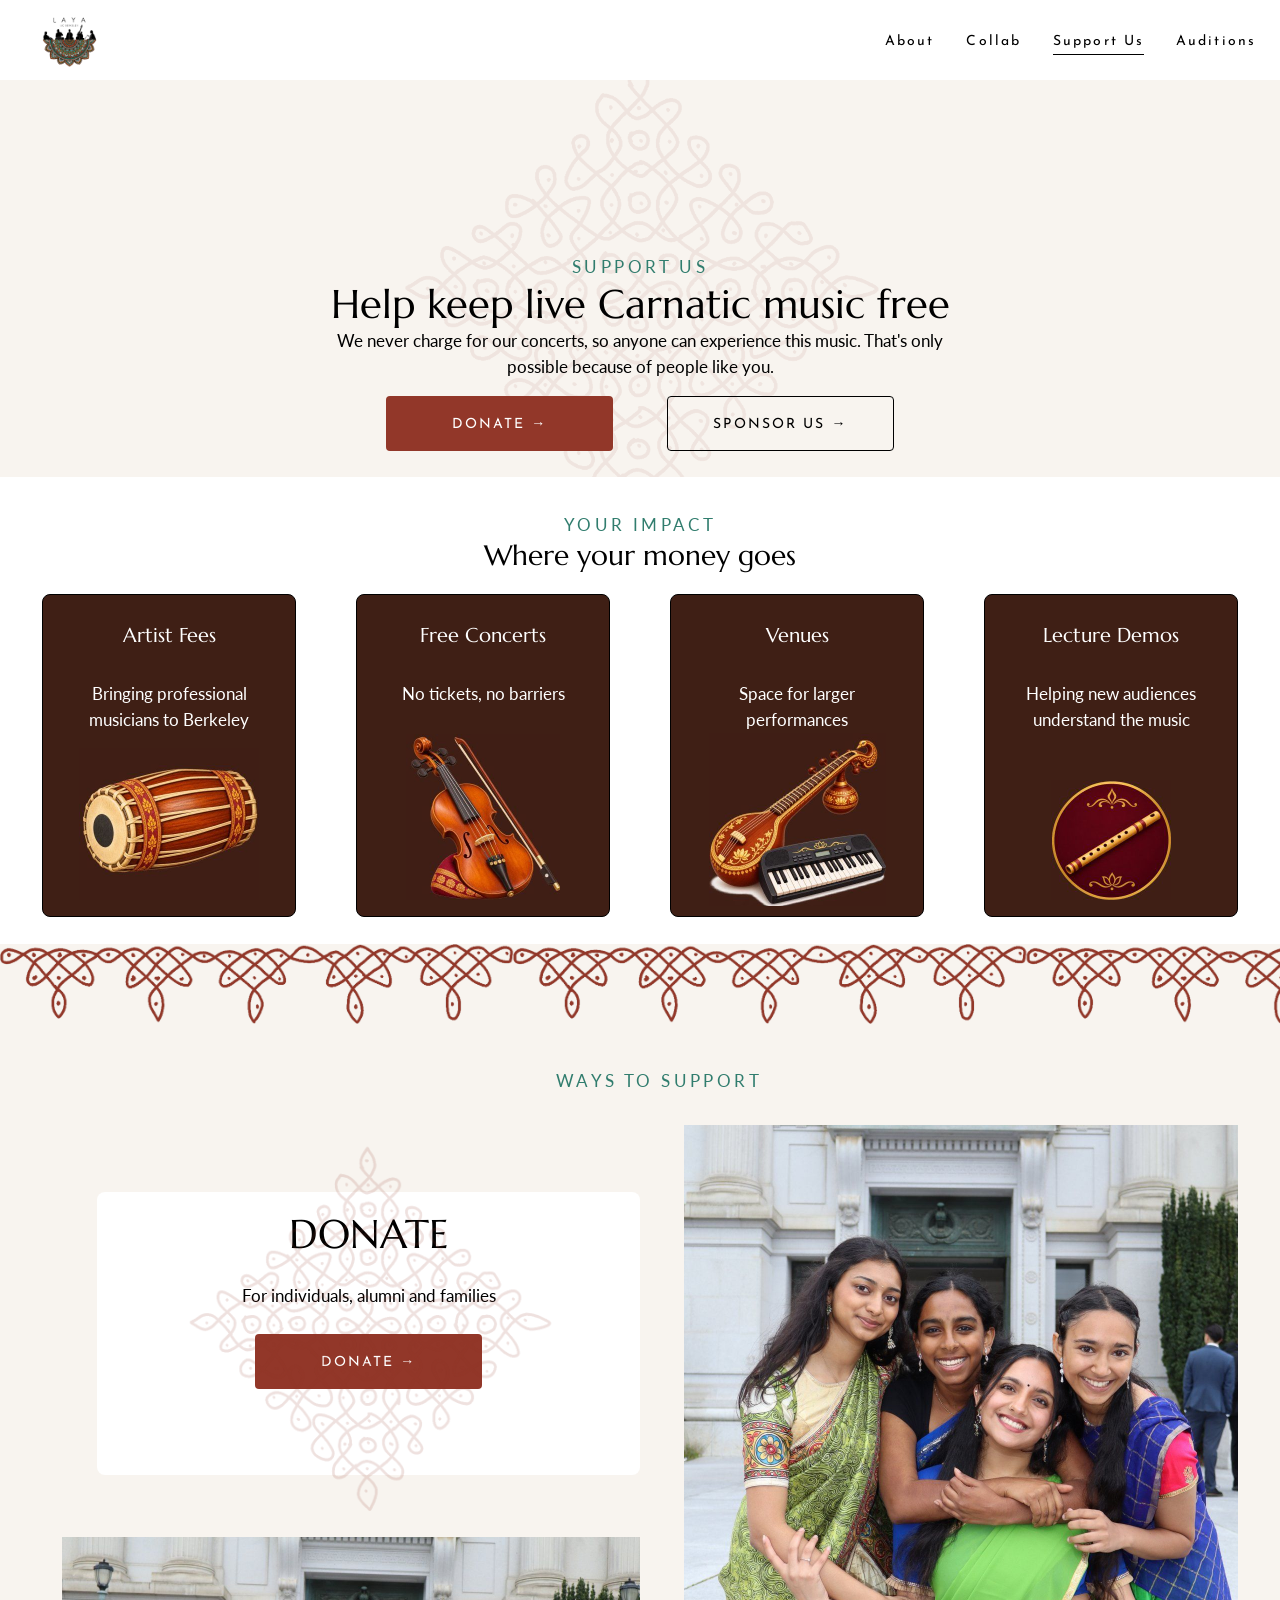
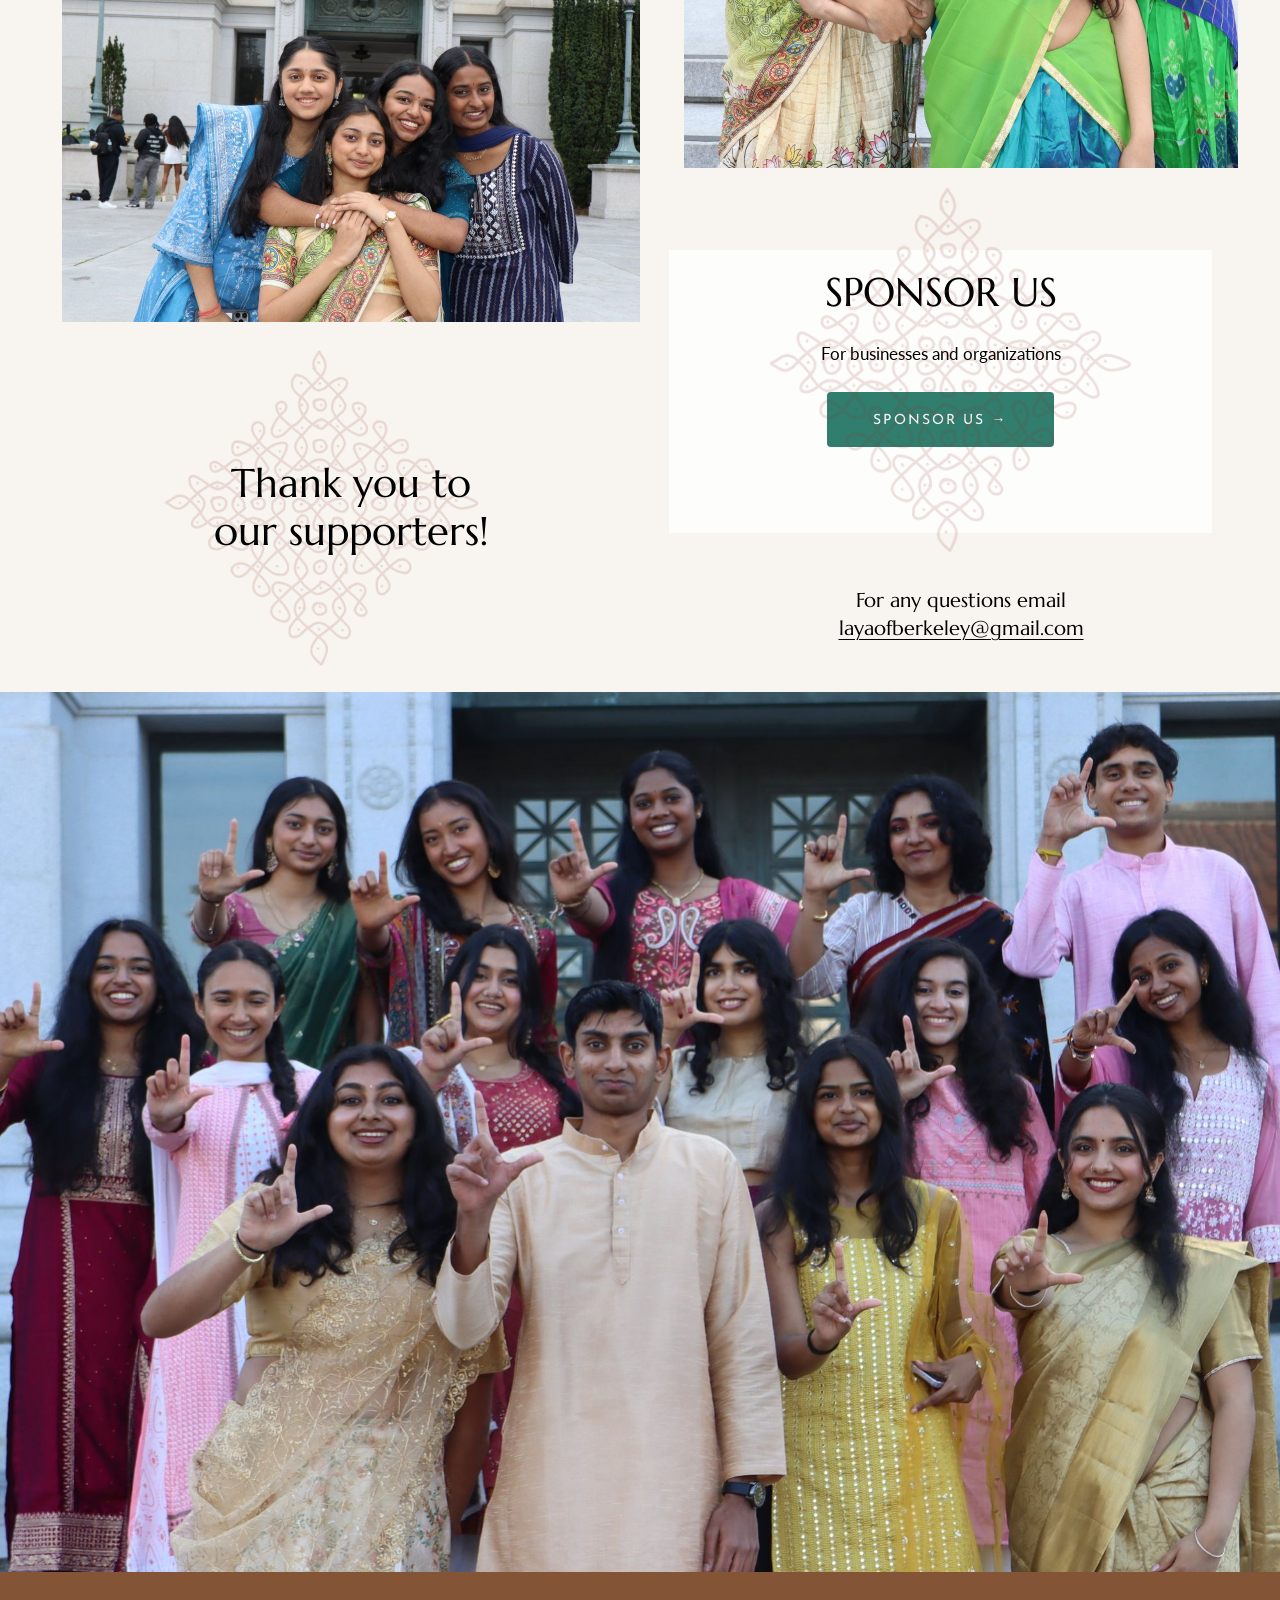
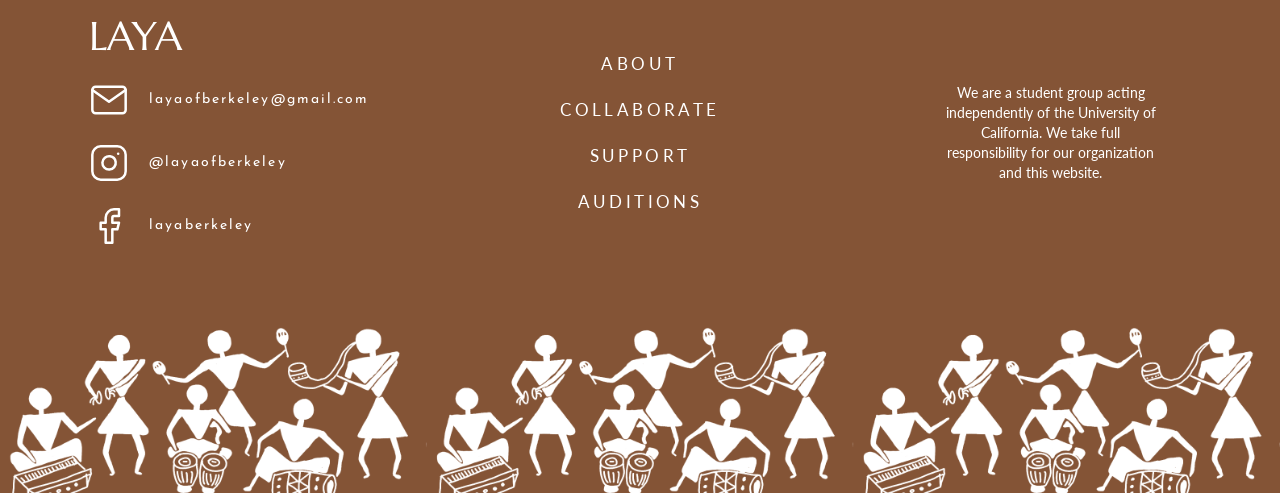
<file: support.html>
<!DOCTYPE html>
<html lang="en">
<head>
  <meta charset="UTF-8">
  <meta name="viewport" content="width=device-width, initial-scale=1">
  <title>Support Us — Laya at UC Berkeley</title>
  <meta name="description" content="Every Laya concert is free. Donate or sponsor to cover artist fees and venues.">
  <link rel="icon" href="images/logo.png">

  <link rel="preconnect" href="https://fonts.googleapis.com">
  <link rel="preconnect" href="https://fonts.gstatic.com" crossorigin>
  <link href="https://fonts.googleapis.com/css2?family=Josefin+Sans:wght@400&family=Lato:wght@400&family=Marcellus&display=swap" rel="stylesheet">
  <link rel="stylesheet" href="styles.css">
</head>
<body>

  <!-- ===== Nav (shared) ===== -->
  <header class="site-nav">
    <nav class="site-nav__inner container" aria-label="Main">
      <a class="site-nav__logo" href="index.html">
        <img src="images/logo.png" alt="Laya, UC Berkeley — home" width="70" height="70">
      </a>

      <button class="site-nav__toggle" type="button" aria-expanded="false" aria-controls="site-nav-links" aria-label="Menu">
        <span class="site-nav__toggle-bar"></span>
        <span class="site-nav__toggle-bar"></span>
        <span class="site-nav__toggle-bar"></span>
      </button>

      <ul class="site-nav__links" id="site-nav-links">
        <li><a href="about.html">About</a></li>
        <li><a href="collaborate.html">Collab</a></li>
        <li><a href="support.html" aria-current="page">Support Us</a></li>
        <li><a href="about.html#auditions">Auditions</a></li>
      </ul>
    </nav>
  </header>

  <main>
    <!-- ===== Intro ===== -->
    <section class="page-intro support-intro">
      <img class="kolam-bg" src="images/kolam-diamond.png" alt="" aria-hidden="true">
      <div class="page-intro__inner container">
        <p class="label">Support us</p>
        <h1 class="h1">Help keep live Carnatic music free</h1>
        <p class="body">We never charge for our concerts, so anyone can experience this music. That's only possible because of people like you.</p>
        <div class="support-intro__actions">
          <a class="btn btn--lg btn--brick" href="#" target="_blank" rel="noopener">Donate &rarr;</a>
          <a class="btn btn--lg btn--outline-dark" href="#" target="_blank" rel="noopener">Sponsor us &rarr;</a>
        </div>
      </div>
    </section>

    <!-- ===== Your impact ===== -->
    <section class="impact">
      <div class="impact__inner container">
        <div class="section-title">
          <p class="label">Your Impact</p>
          <h2 class="h2">Where your money goes</h2>
        </div>
        <ul class="impact__list">
          <li class="impact-card brown-card">
            <h3 class="subheading">Artist Fees</h3>
            <p class="body">Bringing professional musicians to Berkeley</p>
            <img class="impact-card__icon--drum" src="images/icon-artist-fees.jpg" alt="" width="360" height="304">
          </li>
          <li class="impact-card brown-card">
            <h3 class="subheading">Free Concerts</h3>
            <p class="body">No tickets, no barriers</p>
            <img class="impact-card__icon--violin" src="images/icon-free-concerts.jpg" alt="" width="308" height="332">
          </li>
          <li class="impact-card brown-card">
            <h3 class="subheading">Venues</h3>
            <p class="body">Space for larger performances</p>
            <img class="impact-card__icon--veena" src="images/icon-venues.jpg" alt="" width="354" height="346">
          </li>
          <li class="impact-card brown-card">
            <h3 class="subheading">Lecture Demos</h3>
            <p class="body">Helping new audiences understand the music</p>
            <img class="impact-card__icon--flute" src="images/icon-lecture-demos.jpg" alt="" width="240" height="240">
          </li>
        </ul>
      </div>
    </section>

    <!-- ===== Ways to support ===== -->
    <section class="ways" id="ways-to-support">
      <div class="kolam-strip ways__kolam" aria-hidden="true"></div>
      <div class="ways__inner container">
        <p class="label">Ways to Support</p>
        <div class="ways__grid">
          <div class="ways__col ways__col--left">
            <div class="support-card support-card--donate" id="donate">
              <h2 class="h1">DONATE</h2>
              <p class="body">For individuals, alumni and families</p>
              <a class="btn btn--lg btn--brick" href="#" target="_blank" rel="noopener">Donate &rarr;</a>
              <img class="kolam-diamond kolam-diamond--15" src="images/kolam-diamond.png" alt="" aria-hidden="true">
            </div>
            <img class="ways__photo--donate photo" src="images/support-donate.jpg" alt="Four Laya members hugging on campus" width="1156" height="770">
            <div class="ways__thanks">
              <img class="kolam-diamond kolam-diamond--15" src="images/kolam-diamond.png" alt="" aria-hidden="true">
              <p class="h1">Thank you to<br>our supporters!</p>
            </div>
          </div>
          <div class="ways__col ways__col--right">
            <img class="ways__photo--group photo" src="images/support-group.jpg" alt="Laya members in saris smiling together" width="1108" height="1286">
            <div class="support-card support-card--sponsor" id="sponsor">
              <h2 class="h1">SPONSOR US</h2>
              <p class="body">For businesses and organizations</p>
              <a class="btn btn--lg btn--teal" href="#" target="_blank" rel="noopener">Sponsor us &rarr;</a>
              <img class="kolam-diamond kolam-diamond--15" src="images/kolam-diamond.png" alt="" aria-hidden="true">
            </div>
            <p class="ways__questions subheading">For any questions email<br><a href="mailto:layaofberkeley@gmail.com">layaofberkeley@gmail.com</a></p>
          </div>
        </div>
      </div>
    </section>

    <img class="supporters-photo" src="images/support-supporters.jpg" alt="The whole Laya group making the Cal Bears hand sign on campus steps" width="2558" height="1760">
  </main>

  <!-- ===== Footer (shared) ===== -->
  <footer class="site-footer">
    <div class="site-footer__inner container">
      <div class="site-footer__brand-block">
        <p class="site-footer__brand">LAYA</p>
        <ul class="site-footer__contact">
          <li>
            <a href="mailto:layaofberkeley@gmail.com">
              <svg viewBox="0 0 24 24" fill="none" stroke="currentColor" stroke-width="1.5" stroke-linecap="round" stroke-linejoin="round" aria-hidden="true">
                <path d="M4 4h16c1.1 0 2 .9 2 2v12c0 1.1-.9 2-2 2H4c-1.1 0-2-.9-2-2V6c0-1.1.9-2 2-2z"/>
                <polyline points="22,6 12,13 2,6"/>
              </svg>
              <span>layaofberkeley@gmail.com</span>
            </a>
          </li>
          <li>
            <a href="https://www.instagram.com/layaofberkeley" target="_blank" rel="noopener">
              <svg viewBox="0 0 24 24" fill="none" stroke="currentColor" stroke-width="1.5" stroke-linecap="round" stroke-linejoin="round" aria-hidden="true">
                <rect x="2" y="2" width="20" height="20" rx="5" ry="5"/>
                <path d="M16 11.37A4 4 0 1 1 12.63 8 4 4 0 0 1 16 11.37z"/>
                <line x1="17.5" y1="6.5" x2="17.51" y2="6.5"/>
              </svg>
              <span>@layaofberkeley</span>
            </a>
          </li>
          <li>
            <a href="https://www.facebook.com/layaberkeley" target="_blank" rel="noopener">
              <svg viewBox="0 0 24 24" fill="none" stroke="currentColor" stroke-width="1.5" stroke-linecap="round" stroke-linejoin="round" aria-hidden="true">
                <path d="M18 2h-3a5 5 0 0 0-5 5v3H7v4h3v8h4v-8h3l1-4h-4V7a1 1 0 0 1 1-1h3z"/>
              </svg>
              <span>layaberkeley</span>
            </a>
          </li>
        </ul>
      </div>

      <nav aria-label="Footer">
        <ul class="site-footer__links">
          <li><a href="about.html">About</a></li>
          <li><a href="collaborate.html">Collaborate</a></li>
          <li><a href="support.html">Support</a></li>
          <li><a href="about.html#auditions">Auditions</a></li>
        </ul>
      </nav>

      <p class="site-footer__disclaimer small">We are a student group acting independently of the University of California. We take full responsibility for our organization and this website.</p>
    </div>
    <div class="site-footer__art" aria-hidden="true"></div>
  </footer>

  <script src="nav.js"></script>
</body>
</html>
</file>
<file: styles.css>
/* ==========================================================================
   Laya at UC Berkeley — shared styles
   Sections 1–6 are shared across pages (tokens, base, type, buttons, nav,
   footer). Section 7 onward is Home-page specific.
   ========================================================================== */

/* 1. Tokens ---------------------------------------------------------------- */
:root {
  --black: #000000;
  --white: #ffffff;
  --teal: #317d6e;       /* Mandala Teal */
  --brick: #923729;      /* Brick Red */
  --brown: #3f1f15;      /* Deep Brown */
  --copper: #845436;     /* Copper */
  --off-white: #f8f4ef;  /* Off-white */

  --font-heading: "Marcellus", Georgia, serif;
  --font-ui: "Josefin Sans", "Helvetica Neue", Arial, sans-serif;
  --font-body: "Lato", "Helvetica Neue", Arial, sans-serif;
  /* The Figma "Label" style (ABOUT LAYA, PERFORMANCES…) is set in Lato.
     Swap to var(--font-ui) here to use Josefin Sans for labels instead. */
  --font-label: var(--font-body);

  --page-width: 1280px;
  --nav-height: 80px;
  --radius-sm: 4px;
  --radius-md: 8px;
}

/* 2. Base ------------------------------------------------------------------ */
*,
*::before,
*::after {
  box-sizing: border-box;
}

html {
  -webkit-text-size-adjust: 100%;
}

body {
  margin: 0;
  background: var(--off-white);
  color: var(--black);
  font-family: var(--font-body);
  font-size: 17px;
  line-height: 26px;
  -webkit-font-smoothing: antialiased;
}

img {
  display: block;
  max-width: 100%;
}

a {
  color: inherit;
  text-decoration: none;
}

h1,
h2,
h3,
p {
  margin: 0;
}

.container {
  width: 100%;
  max-width: var(--page-width);
  margin-inline: auto;
}

.visually-hidden {
  position: absolute;
  width: 1px;
  height: 1px;
  overflow: hidden;
  clip: rect(0 0 0 0);
  white-space: nowrap;
}

[id] {
  scroll-margin-top: var(--nav-height);
}

:focus-visible {
  outline: 2px solid var(--teal);
  outline-offset: 3px;
}

/* 3. Type ------------------------------------------------------------------ */
.h1 {
  font-family: var(--font-heading);
  font-weight: 400;
  font-size: 40px;
  line-height: 48px;
}

.h2 {
  font-family: var(--font-heading);
  font-weight: 400;
  font-size: 28px;
  line-height: 36px;
}

.subheading {
  font-family: var(--font-heading);
  font-weight: 400;
  font-size: 20px;
  line-height: 28px;
}

.label {
  font-family: var(--font-label);
  font-size: 17px;
  line-height: 26px;
  letter-spacing: 0.2em;
  text-transform: uppercase;
}

.eyebrow {
  font-family: var(--font-ui);
  font-size: 14px;
  line-height: 20px;
  letter-spacing: 0.15em;
  text-transform: uppercase;
}

.body {
  font-family: var(--font-body);
  font-size: 17px;
  line-height: 26px;
}

.small {
  font-family: var(--font-body);
  font-size: 14px;
  line-height: 20px;
}

.text-teal { color: var(--teal); }
.text-white { color: var(--white); }

/* Centered section heading: label + h2 */
.section-heading {
  text-align: center;
  color: var(--teal);
}

/* 4. Buttons --------------------------------------------------------------- */
.btn {
  display: inline-flex;
  align-items: center;
  justify-content: center;
  min-width: 170px;
  min-height: 48px;
  padding: 14px 32px 12px; /* Josefin sits high; nudge down to look centred */
  border: 1px solid transparent;
  border-radius: var(--radius-sm);
  font-family: var(--font-ui);
  font-size: 14px;
  line-height: 20px;
  letter-spacing: 0.15em;
  text-transform: uppercase;
  white-space: nowrap;
  cursor: pointer;
  transition: background-color 0.2s ease, color 0.2s ease, border-color 0.2s ease;
}

.btn--lg {
  min-width: 227px;
  min-height: 55px;
}

.btn--teal {
  background: var(--teal);
  color: var(--white);
}
.btn--teal:hover { background: #276659; }

.btn--brick {
  background: var(--brick);
  color: var(--white);
}
.btn--brick:hover { background: #7a2d21; }

.btn--outline-light {
  border-color: var(--white);
  color: var(--white);
}
.btn--outline-light:hover {
  background: var(--white);
  color: var(--black);
}

.btn--outline-dark {
  border-color: var(--black);
  color: var(--black);
}
.btn--outline-dark:hover {
  background: var(--black);
  color: var(--white);
}

/* 5. Nav ------------------------------------------------------------------- */
.site-nav {
  position: sticky;
  top: 0;
  z-index: 50;
  background: var(--white);
}

.site-nav__inner {
  display: flex;
  align-items: center;
  justify-content: space-between;
  height: var(--nav-height);
  padding: 0 24px 0 32px;
}

.site-nav__logo img {
  width: 70px;
  height: 70px;
  object-fit: contain;
}

.site-nav__links {
  display: flex;
  align-items: center;
  gap: 32px;
  margin: 0;
  padding: 0;
  list-style: none;
}

.site-nav__links a {
  display: inline-block;
  padding: 4px 0 2px;
  border-bottom: 1px solid transparent;
  font-family: var(--font-ui);
  font-size: 14px;
  line-height: 20px;
  letter-spacing: 0.15em;
  color: var(--black);
  transition: border-color 0.2s ease, color 0.2s ease;
}

.site-nav__links a:hover,
.site-nav__links a[aria-current="page"] {
  border-bottom-color: currentColor;
}

.site-nav__toggle {
  display: none;
  width: 44px;
  height: 44px;
  padding: 0;
  border: 0;
  background: none;
  cursor: pointer;
}

.site-nav__toggle-bar {
  display: block;
  width: 24px;
  height: 2px;
  margin: 5px auto;
  background: var(--black);
  transition: transform 0.2s ease, opacity 0.2s ease;
}

.site-nav__toggle[aria-expanded="true"] .site-nav__toggle-bar:nth-child(1) {
  transform: translateY(7px) rotate(45deg);
}
.site-nav__toggle[aria-expanded="true"] .site-nav__toggle-bar:nth-child(2) {
  opacity: 0;
}
.site-nav__toggle[aria-expanded="true"] .site-nav__toggle-bar:nth-child(3) {
  transform: translateY(-7px) rotate(-45deg);
}

@media (max-width: 767px) {
  .site-nav__inner {
    height: 64px;
    padding: 0 12px 0 16px;
  }

  .site-nav__logo img {
    width: 56px;
    height: 56px;
  }

  .site-nav__toggle {
    display: block;
  }

  .site-nav__links {
    display: none;
    position: absolute;
    top: 100%;
    left: 0;
    right: 0;
    flex-direction: column;
    align-items: stretch;
    gap: 0;
    padding: 8px 0 16px;
    background: var(--white);
    box-shadow: 0 8px 16px rgba(0, 0, 0, 0.08);
  }

  .site-nav__links.is-open {
    display: flex;
  }

  .site-nav__links a {
    display: block;
    padding: 14px 24px 12px;
    border-bottom: 0;
    font-size: 15px;
  }
}

/* 6. Footer ---------------------------------------------------------------- */
.site-footer {
  background: var(--copper);
  color: var(--white);
  overflow: hidden;
}

.site-footer__inner {
  display: grid;
  grid-template-columns: repeat(3, minmax(0, 1fr));
  align-items: center;
  justify-items: center;
  column-gap: 48px;
  padding: 40px 48px 24px;
}

/* Brand block: LAYA + contact rows, kept left-aligned inside so the icons
   line up, and centred as a unit in its column. */
.site-footer__brand-block {
  display: flex;
  flex-direction: column;
  align-items: flex-start;
}

.site-footer__brand {
  font-family: var(--font-heading);
  font-size: 40px;
  line-height: 48px;
}

.site-footer__contact {
  margin: 20px 0 0;
  padding: 0;
  list-style: none;
}

.site-footer__contact li + li {
  margin-top: 16px;
}

.site-footer__contact a {
  display: inline-flex;
  align-items: center;
  gap: 20px;
  font-family: var(--font-ui);
  font-size: 14px;
  line-height: 20px;
  letter-spacing: 0.15em;
}

.site-footer__contact a:hover span {
  text-decoration: underline;
  text-underline-offset: 4px;
}

.site-footer__contact svg {
  flex: none;
  width: 40px;
  height: 40px;
}

.site-footer__links {
  margin: 0;
  padding: 0;
  list-style: none;
  text-align: center;
}

.site-footer__links li + li {
  margin-top: 20px;
}

.site-footer__links a {
  font-family: var(--font-label);
  font-size: 17px;
  line-height: 26px;
  letter-spacing: 0.2em;
  text-transform: uppercase;
}

.site-footer__links a:hover {
  text-decoration: underline;
  text-underline-offset: 4px;
}

.site-footer__disclaimer {
  max-width: 220px;
  text-align: center;
}

/* Warli dancers: one complete copy of the artwork (blank margins on both
   sides), repeated edge to edge. "round" fits a whole number of copies
   across any screen width and scales them evenly (aspect ratio kept), so no
   dancer is ever cut off at the sides. */
.site-footer__art {
  height: 216px;
  background-image: url("images/footer-warli.png");
  background-repeat: round no-repeat;
  background-position: left bottom;
  background-size: 427px auto;
}

@media (max-width: 1023px) {
  .site-footer__inner {
    column-gap: 24px;
    padding: 40px 24px 24px;
  }
}

@media (max-width: 767px) {
  .site-footer__inner {
    grid-template-columns: 1fr;
    row-gap: 32px;
    padding: 40px 24px 16px;
  }

  .site-footer__brand-block {
    align-items: center;
  }

  .site-footer__brand {
    text-align: center;
  }

  .site-footer__contact svg {
    width: 32px;
    height: 32px;
  }

  .site-footer__links li + li {
    margin-top: 12px;
  }

  .site-footer__art {
    height: 120px;
    background-size: 260px auto;
  }
}

/* ==========================================================================
   7. Home page
   ========================================================================== */

/* Repeating kolam border strip (shared). kolam-border.png is
   kolam-border-right.png with only its transparent margins trimmed so the
   pattern tiles without gaps. */
.kolam-strip {
  height: 80px;
  background: url("images/kolam-border.png") repeat-x left top / auto 80px;
}
.kolam-strip--on-white { background-color: var(--white); }

/* Above the footer: the upward-pointing version, resting on the footer.
   kolam-border-up.png is kolam-border-support.png with only its
   transparent margins trimmed. */
.kolam-strip--up {
  background-image: url("images/kolam-border-up.png");
  background-position: left bottom;
}

/* Large faint kolam centred behind a section's text (shared). The image has
   30% opacity baked in, so 0.267 gives the requested 8%. */
.kolam-bg {
  position: absolute;
  z-index: 0;
  top: 50%;
  left: 50%;
  width: 600px;
  max-width: none;
  height: auto;
  opacity: 0.267;
  transform: translate(-50%, -50%);
  pointer-events: none;
  user-select: none;
}

/* Decorative mandala (shared by every page). The source image is the right
   half of a mandala (flat edge on its left) with 30% opacity baked in. */
.mandala {
  position: absolute;
  z-index: 0;
  width: 294px;
  height: auto;
  pointer-events: none;
  user-select: none;
}
.mandala--flat-top { transform: rotate(90deg); }
.mandala--flat-bottom { transform: rotate(-90deg); }

/* Hero */
.hero {
  position: relative;
  display: flex;
  align-items: flex-end;
  min-height: 923px;
  padding: 0 24px 80px;
  color: var(--white);
  text-align: center;
  isolation: isolate;
}

.hero__image {
  position: absolute;
  inset: 0;
  z-index: -2;
  width: 100%;
  height: 100%;
  object-fit: cover;
  object-position: center 30%;
}

.hero::before {
  content: "";
  position: absolute;
  inset: 0;
  z-index: -1;
  background: linear-gradient(to bottom, rgba(0, 0, 0, 0) 0%, rgba(0, 0, 0, 0.6) 100%);
}

.hero__content {
  width: 100%;
}

.hero__actions {
  display: flex;
  flex-wrap: wrap;
  justify-content: center;
  gap: 16px 40px;
  margin-top: 20px;
}

/* Stats band */
.stats {
  background: var(--teal);
  color: var(--white);
}

.stats__list {
  display: grid;
  grid-template-columns: repeat(4, 250px);
  justify-content: center;
  margin: 0 auto;
  padding: 49px 0;
  list-style: none;
  text-align: center;
}

.stats__number {
  display: block;
  font-family: var(--font-heading);
  font-size: 28px;
  line-height: 36px;
}

.stats__label {
  display: block;
  font-family: var(--font-label);
  font-size: 17px;
  line-height: 26px;
  letter-spacing: 0.2em;
}

/* Kolam border that hangs below the stats band. Positions are the Figma
   coordinates expressed as a share of the 1280px frame. */
.kolam-row {
  position: relative;
  z-index: 1;
  max-width: var(--page-width);
  height: 0;
  margin-inline: auto;
  pointer-events: none;
}

.kolam-row img {
  position: absolute;
  top: calc(-64 / 1280 * min(100vw, 1280px));
  height: auto;
}

.kolam-row__left {
  left: 0;
  width: calc(621 / 1280 * 100%);
}

.kolam-row__right {
  left: calc(451 / 1280 * 100%);
  width: calc(753 / 1280 * 100%);
}

/* About */
.about {
  background: var(--white);
}

.about__inner {
  display: grid;
  grid-template-columns: 468px 519px;
  column-gap: 100px;
  align-items: start;
  padding: 43px 72px 37px;
}

.about__image {
  width: 468px;
  height: 370px;
  border-radius: var(--radius-md);
  object-fit: cover;
}

.about__text {
  display: flex;
  flex-direction: column;
  align-items: flex-start;
  gap: 8px;
  padding-top: 9px;
}

.about__text .label {
  color: var(--teal);
}

.about__text .body {
  max-width: 466px;
  min-height: 145px;
}

/* Performances */
.performances {
  position: relative;
  overflow: hidden;
  background: var(--off-white);
}

.performances__inner {
  position: relative;
  z-index: 1;
  display: flex;
  flex-direction: column;
  align-items: center;
  padding: 58px 24px 40px;
}

.performances__image {
  width: 962px;
  max-width: 100%;
  height: auto;
  aspect-ratio: 962 / 472;
  margin-top: 37px;
  border-radius: var(--radius-md);
  object-fit: cover;
}

.performances .btn {
  margin-top: 36px;
}

.performances .mandala {
  width: 300px;
  opacity: 0.833; /* 30% baked in × 0.833 ≈ 25% */
}

.performances .mandala--top-left {
  top: -256px;
  left: 0;
}

/* Half mandala resting on the section's bottom edge (as in the design);
   it lines up with the one at the top of Upcoming Events. */
.performances .mandala--bottom-right {
  bottom: -132px;
  right: max(-40px, calc((100vw - var(--page-width)) / 2 - 40px));
}

/* Events + Support share a wrapper so one mandala can span both. */
.events-support {
  position: relative;
  overflow: hidden;
}

.events-support > .mandala {
  top: 116px;
  left: 0;
}

.events {
  position: relative;
  overflow: hidden;
  background: var(--white);
}

.events__inner {
  position: relative;
  z-index: 1;
  padding: 58px 24px 38px;
}

.events .mandala--flat-top {
  top: -127px;
  right: max(-2px, calc((100vw - var(--page-width)) / 2 - 2px));
}

/* Event card (shared: Home + Collaborate) */
.event-card {
  display: grid;
  grid-template-columns: 193px 1fr;
  align-items: center;
  max-width: 464px;
  min-height: 166px;
  margin: 36px auto 0;
  padding: 0 50px 0 0;
  border: 1px solid var(--black);
  border-radius: var(--radius-md);
  background: var(--white);
  color: var(--teal);
  text-align: center;
}

.event-card__date .h1 {
  display: block;
}

.event-card__date .label {
  display: block;
}

.event-card__details {
  display: flex;
  flex-direction: column;
}

/* Support */
.support {
  position: relative;
  overflow: hidden;
}

.support__inner {
  position: relative;
  z-index: 1;
  padding: 58px 24px 24px;
  text-align: center;
}

.support__inner .body {
  margin-top: 10px;
}

.support .btn {
  margin-top: 30px;
}


/* Home — tablet */
@media (max-width: 1100px) {
  .about__inner {
    grid-template-columns: minmax(0, 468px) minmax(0, 519px);
    column-gap: 48px;
    justify-content: center;
    padding: 110px 32px 48px;
  }

  .about__image {
    width: 100%;
    height: auto;
    aspect-ratio: 468 / 370;
  }

  .stats__list {
    grid-template-columns: repeat(4, 1fr);
    padding-inline: 24px;
  }
}

/* Home — mobile */
@media (max-width: 767px) {
  .kolam-strip {
    height: 56px;
    background-size: auto 56px;
  }

  .h1 {
    font-size: 32px;
    line-height: 40px;
  }

  .h2 {
    font-size: 24px;
    line-height: 32px;
  }

  .subheading {
    font-size: 17px;
    line-height: 24px;
  }

  .label {
    font-size: 15px;
    letter-spacing: 0.16em;
  }

  .mandala {
    width: 180px;
  }

  .hero {
    min-height: min(calc(100svh - 64px), 680px);
    padding-bottom: 48px;
  }

  .hero__actions {
    flex-direction: column;
    align-items: center;
    gap: 12px;
    margin-top: 24px;
  }

  .hero__actions .btn {
    width: 220px;
  }

  .stats__list {
    grid-template-columns: repeat(2, 1fr);
    row-gap: 28px;
    padding: 36px 16px;
  }

  .stats__label {
    font-size: 14px;
    letter-spacing: 0.15em;
  }

  .about__inner {
    grid-template-columns: 1fr;
    row-gap: 32px;
    padding: 72px 24px 56px;
  }

  .about__text .body {
    min-height: 0;
    margin-bottom: 16px;
  }

  .performances__inner {
    padding: 48px 16px 40px;
  }

  .performances__image {
    margin-top: 28px;
  }

  .performances .mandala { width: 180px; }
  .performances .mandala--top-left { top: -160px; }
  .performances .mandala--bottom-right { bottom: -78px; right: -24px; }

  .events__inner {
    padding: 48px 16px 40px;
  }

  .events .mandala--flat-top { top: -78px; right: -10px; }
  .events-support > .mandala { top: 200px; }

  .event-card {
    grid-template-columns: 1fr;
    row-gap: 16px;
    padding: 28px 20px;
  }

  .support__inner {
    padding: 48px 20px 24px;
  }

}

/* ==========================================================================
   8. Shared components used by the inner pages
   ========================================================================== */

/* Photos with rounded corners */
.photo {
  display: block;
  width: 100%;
  height: auto;
  border-radius: var(--radius-md);
  object-fit: cover;
}

/* Kolam diamond motif. The image has 30% opacity baked in, so the
   opacity values below are relative to that (0.5 ≈ 15%, 0.33 ≈ 10%). */
.kolam-diamond {
  position: absolute;
  z-index: 0;
  width: 484px;
  max-width: none;
  height: auto;
  pointer-events: none;
  user-select: none;
}
.kolam-diamond--20 { opacity: 0.67; }
.kolam-diamond--15 { opacity: 0.5; }
.kolam-diamond--10 { opacity: 0.33; }

/* A row of hanging kolam (the same art used under the Home stats band) */
.kolam-border {
  position: absolute;
  z-index: 0;
  width: 742px;
  max-width: none;
  height: auto;
  pointer-events: none;
}

/* Deep-brown content card */
.brown-card {
  border-radius: var(--radius-md);
  background: var(--brown);
  color: var(--white);
  text-align: center;
}

/* Page intro header: teal label + black H1 + subheading, centred */
.page-intro {
  position: relative;
  overflow: hidden;
  background: var(--off-white);
  text-align: center;
}

.page-intro__inner {
  position: relative;
  z-index: 1;
}

.page-intro .label {
  color: var(--teal);
}

/* Section heading pair used on inner pages (teal label, black heading) */
.section-title {
  text-align: center;
}
.section-title .label {
  color: var(--teal);
}

/* Caption chip that sits on top of a photo */
.tag {
  position: absolute;
  z-index: 1;
  display: flex;
  flex-direction: column;
  justify-content: center;
  border-radius: var(--radius-md);
  background: var(--brown);
  color: var(--white);
  font-family: var(--font-label);
  letter-spacing: 0.2em;
  text-align: center;
  white-space: nowrap;
}
.tag--copper { background: var(--copper); }
.tag__title {
  font-size: 17px;
  line-height: 26px;
  text-transform: uppercase;
}
.tag__meta {
  font-size: 14px;
  line-height: 20px;
  letter-spacing: 0;
}

/* ==========================================================================
   9. About page
   ========================================================================== */

.about-intro {
  min-height: 360px;
}

.about-intro .page-intro__inner {
  padding: 92px 24px 60px;
}

.about-intro .mandala--about-top-left {
  top: -201px;
  left: -105px;
  width: 369px;
  transform: rotate(50.63deg);
}

.about-intro .mandala--about-bottom-right {
  top: 98px;
  right: max(14px, calc((100vw - var(--page-width)) / 2 + 14px));
  width: 239px;
}

/* What is Carnatic music? */
.carnatic {
  position: relative;
  overflow: hidden;
  background: var(--white);
}

.carnatic__inner {
  position: relative;
  display: grid;
  grid-template-columns: 447px 479px;
  column-gap: 126px;
  align-items: start;
  min-height: 360px;
  padding: 30px 24px 25px 112px;
}

.carnatic__text {
  position: relative;
  z-index: 1;
  padding-top: 43px;
}

.carnatic__text .h2 {
  margin-bottom: 22px;
  text-align: center;
}

.carnatic .kolam-diamond {
  top: 0;
  left: 123px;
  width: 365px;
}

.carnatic__image {
  position: relative;
  z-index: 1;
  width: 479px;
  aspect-ratio: 479 / 305;
  border-radius: 10px;
}

/* Our story */
.story {
  position: relative;
  overflow: hidden;
}

.story__inner {
  position: relative;
  padding: 29px 24px 19px 72px;
}

.story .label {
  color: var(--teal);
  text-align: center;
}

.story__grid {
  display: grid;
  grid-template-columns: 582px 476px;
  column-gap: 51px;
  align-items: start;
  margin-top: 54px;
}

.story__image {
  width: 582px;
  max-width: 100%;
  height: auto;
  margin-top: 18px;
  object-fit: cover;
}

.story__text {
  position: relative;
  z-index: 1;
  text-align: center;
}

.story__text .h2 {
  margin-bottom: 11px;
}

.story__text .body + .body {
  margin-top: 26px;
}

.story .kolam-diamond {
  top: -3px;
  left: 663px;
  width: 560px;
}

/* Meet the board */
.board {
  background: var(--white);
}

.board__inner {
  padding: 15px 24px 46px;
}

.board__list {
  display: grid;
  grid-template-columns: repeat(4, 264px);
  justify-content: center;
  column-gap: 39px;
  row-gap: 40px;
  margin: 26px 0 0;
  padding: 0;
  list-style: none;
  text-align: center;
}

.board__photo {
  width: 100%;
  height: 262px;
  border-radius: var(--radius-md);
  object-fit: cover;
}

.board__name {
  margin-top: 7px;
}

.board__role {
  margin-inline: -20px;
  color: var(--teal);
  text-transform: none;
}

/* Club culture */
.culture {
  position: relative;
  overflow: hidden;
}

.culture__inner {
  position: relative;
  height: 960px;
}

.culture .label {
  position: relative;
  z-index: 1;
  padding-top: 28px;
  color: var(--teal);
  text-align: center;
}

.culture__text {
  position: absolute;
  z-index: 1;
  top: 371px;
  left: 84px;
  width: 366px;
}

.culture__text .h2 {
  margin: 0 0 24px 71px;
}

.culture__photo {
  position: absolute;
  z-index: 1;
  border-radius: var(--radius-md);
  object-fit: cover;
}
.culture__photo--1 { left: 472px; top: 104px; width: 512px; height: 437px; }
.culture__photo--2 { left: 995px; top: 104px; width: 251px; height: 181px; }
.culture__photo--3 { left: 1003px; top: 309px; width: 238px; height: 227px; }
.culture__photo--4 { left: 472px; top: 554px; width: 469px; height: 377px; }
.culture__photo--5 { left: 967px; top: 554px; width: 274px; height: 365px; }

/* Kolam diamonds placed exactly as in the design: a row along the top,
   a faint one behind the text, and a lower row (bottom-left plus two behind
   the bottom photos; the last is doubled, as in Figma, for a stronger tone). */
.culture__kolams .kolam-diamond:nth-of-type(1) { left: -217px; top: -60px; }
.culture__kolams .kolam-diamond:nth-of-type(2) { left: 230px; top: -60px; }
.culture__kolams .kolam-diamond:nth-of-type(3) { left: 637px; top: -60px; }
.culture__kolams .kolam-diamond:nth-of-type(4) { left: 1004px; top: -60px; }
.culture__kolams .kolam-diamond:nth-of-type(5) { left: 10px; top: 241px; }
.culture__kolams .kolam-diamond:nth-of-type(6) { left: -237px; top: 536px; }
.culture__kolams .kolam-diamond:nth-of-type(7) { left: 208px; top: 536px; }
.culture__kolams .kolam-diamond:nth-of-type(8) { left: 692px; top: 536px; }
.culture__kolams .kolam-diamond:nth-of-type(9) { left: 692px; top: 536px; }

/* Auditions band */
.auditions-band {
  background: var(--brown);
  color: var(--white);
  text-align: center;
}

.auditions-band__inner {
  padding: 94px 24px 76px;
}

.auditions-band .btn {
  margin-top: 29px;
}

/* About — tablet */
@media (max-width: 1100px) {
  .carnatic__inner {
    grid-template-columns: minmax(0, 1fr) minmax(0, 1fr);
    column-gap: 48px;
    padding: 48px 32px;
  }

  .carnatic__image {
    width: 100%;
  }

  .story__inner {
    padding: 40px 32px 48px;
  }

  .story__grid {
    grid-template-columns: minmax(0, 1fr) minmax(0, 1fr);
    column-gap: 40px;
    margin-top: 32px;
  }

  .story__image {
    width: 100%;
  }

  .board__list {
    grid-template-columns: repeat(2, 264px);
  }

  .culture__inner {
    height: auto;
    padding: 0 32px 64px;
  }

  .culture__text {
    position: relative;
    top: auto;
    left: auto;
    width: auto;
    max-width: 560px;
    margin: 40px auto;
    text-align: center;
  }

  .culture__text .h2 {
    margin-left: 0;
  }

  .culture__gallery {
    position: relative;
    z-index: 1;
    display: grid;
    grid-template-columns: repeat(6, 1fr);
    gap: 16px;
  }

  .culture__photo {
    position: static;
    width: 100%;
    height: 280px;
  }
  .culture__photo--1,
  .culture__photo--4 { grid-column: span 4; }
  .culture__photo--2,
  .culture__photo--3,
  .culture__photo--5 { grid-column: span 2; }
  .culture__photo--1,
  .culture__photo--4 { width: 100%; }
  .culture__photo--3 { order: 1; }
  .culture__photo--5 { order: 2; }
  .culture__photo--4 { order: 3; }
  .culture__photo--2,
  .culture__photo--3,
  .culture__photo--5,
  .culture__photo--1,
  .culture__photo--4 { left: auto; top: auto; }
}

/* About — mobile */
@media (max-width: 767px) {
  .about-intro {
    min-height: 0;
  }

  .about-intro .page-intro__inner {
    padding: 72px 20px 64px;
  }

  .about-intro .mandala--about-top-left {
    top: -150px;
    left: -110px;
    width: 220px;
  }

  .about-intro .mandala--about-bottom-right {
    top: auto;
    bottom: -60px;
    right: 0;
    width: 140px;
  }

  .carnatic__inner,
  .story__grid {
    grid-template-columns: 1fr;
    row-gap: 28px;
  }

  .carnatic__inner {
    padding: 48px 20px;
  }

  .carnatic__text {
    padding-top: 0;
  }

  .carnatic .kolam-diamond {
    left: 50%;
    width: 280px;
    transform: translateX(-50%);
  }

  .story__inner {
    padding: 40px 20px 48px;
  }

  .story__image {
    margin-top: 0;
  }

  .story .kolam-diamond {
    left: auto;
    right: -120px;
    width: 360px;
  }

  .board__inner {
    padding: 40px 16px 56px;
  }

  .board__list {
    grid-template-columns: repeat(2, minmax(0, 1fr));
    column-gap: 16px;
    margin-top: 24px;
  }

  .board__photo {
    height: auto;
    aspect-ratio: 1;
  }

  .board__name {
    font-size: 20px;
    line-height: 28px;
  }

  .board__role {
    margin-inline: 0;
    font-size: 13px;
    line-height: 20px;
    letter-spacing: 0.12em;
  }

  .culture__inner {
    padding: 0 16px 48px;
  }

  .culture__text {
    margin: 32px auto;
  }

  .culture__gallery {
    grid-template-columns: repeat(2, 1fr);
    gap: 12px;
  }

  .culture__photo {
    height: 180px;
  }
  .culture__photo--1,
  .culture__photo--4 { grid-column: span 2; height: 240px; }
  .culture__photo--2,
  .culture__photo--3,
  .culture__photo--5 { grid-column: span 1; }

  .auditions-band__inner {
    padding: 64px 20px;
  }
}

/* ==========================================================================
   10. Collaborate page
   ========================================================================== */

.collab-hero {
  position: relative;
  display: flex;
  align-items: flex-end;
  min-height: 461px;
  overflow: hidden;
  color: var(--white);
  isolation: isolate;
}

.collab-hero__image {
  position: absolute;
  inset: 0;
  z-index: -2;
  width: 100%;
  height: 100%;
  object-fit: cover;
  object-position: center bottom;
}

.collab-hero::before {
  content: "";
  position: absolute;
  inset: 0;
  z-index: -1;
  background: linear-gradient(to bottom, rgba(0, 0, 0, 0) 0%, rgba(0, 0, 0, 0.8) 100%);
}

.collab-hero__content {
  padding: 0 24px 20px 27px;
}

.collab-hero .h1 { margin-top: -6px; }
.collab-hero .body { margin-top: -4px; }

.collab-hero__actions {
  display: flex;
  flex-wrap: wrap;
  gap: 12px 29px;
  margin-top: 8px;
}

.collab-hero__actions .btn--wide {
  min-width: 195px;
}

/* Trusted by */
.trusted {
  background: var(--off-white);
}

.trusted__inner {
  padding: 28px 71px 45px 26px;
}

.trusted .label {
  color: var(--teal);
  text-align: center;
}

.trusted__logos {
  display: flex;
  align-items: center;
  justify-content: space-between;
  gap: 24px;
  margin: 31px 0 0;
  padding: 0;
  list-style: none;
}

.trusted__logos img {
  width: 95px;
  height: 95px;
  object-fit: contain;
}

.trusted__logos .trusted__logo--wide {
  width: 135px;
  height: 56px;
}

/* Past performances */
.past {
  position: relative;
  overflow: hidden;
  background: var(--white);
}

.past__inner {
  position: relative;
  padding: 57px 24px 49px;
}

.past__intro {
  text-align: center;
}

.past__intro .label { color: var(--teal); }
.past__intro .h1 { margin-top: 0; }
.past__intro .h2 { margin-top: 14px; }

.past__grid {
  display: grid;
  grid-template-columns: 590px 582px;
  justify-content: center;
  column-gap: 29px;
  margin-top: 27px;
}

.past__col {
  display: flex;
  flex-direction: column;
}

.past__col--left { gap: 66px; }
.past__col--right { gap: 36px; }

.past__item {
  position: relative;
  margin: 0;
}

.past__item--onam { width: 571px; max-width: 100%; }
.past__item--hosted { width: 572px; max-width: 100%; margin-left: 6px; }
.past__item--ragathon { width: 590px; max-width: 100%; }
.past__item--suits { width: 582px; max-width: 100%; }

.past__item--onam .tag { left: 4.03%; top: 80.06%; min-width: 170px; min-height: 58px; padding: 4px 18px; text-align: left; }
.past__item--hosted .tag { left: 3.5%; top: 6.78%; min-width: 235px; min-height: 73px; padding: 4px 12px; }
.past__item--ragathon .tag { left: 47.63%; top: 83.3%; min-width: 267px; min-height: 57px; padding: 4px 12px; }
.past__item--suits .tag { left: 4.3%; top: 8.39%; min-width: 267px; min-height: 57px; padding: 4px 12px; }

.past__youtube {
  position: relative;
  display: grid;
  grid-template-columns: 663px 1fr;
  align-items: center;
  max-width: 1201px;
  margin: 28px auto 0;
}

.past__video {
  position: relative;
  display: block;
  border-radius: var(--radius-md);
  overflow: hidden;
}

.past__video img {
  transition: transform 0.3s ease;
}

.past__video:hover img {
  transform: scale(1.02);
}

.past__youtube-text {
  position: relative;
  z-index: 1;
  max-width: 516px;
  margin: 0 auto;
  text-align: center;
}

.past__youtube-text a:hover {
  color: var(--teal);
}

.past__youtube .kolam-diamond {
  top: -46px;
  left: 686px;
}

/* What we perform */
.styles {
  background: var(--off-white);
}

.styles__inner {
  padding: 9px 24px 49px;
}

.styles__list {
  display: grid;
  grid-template-columns: repeat(3, 357px);
  justify-content: center;
  gap: 24px 58px;
  margin: 23px 0 0;
  padding: 0;
  list-style: none;
}

.styles__card {
  min-height: 221px;
  padding: 30px 24px;
}

.styles__card .body {
  max-width: 220px;
  margin: 18px auto 0;
}

/* How booking works */
.bookings {
  position: relative;
  overflow: hidden;
  background: var(--white);
}

.bookings__inner {
  position: relative;
  z-index: 1;
  padding: 15px 24px 29px;
}

.bookings .section-title .h1 {
  margin-top: 16px;
}

.bookings .kolam-border--left { top: -61px; left: max(-198px, calc((100vw - var(--page-width)) / 2 - 198px)); }
.bookings .kolam-border--right { top: -61px; left: calc(50% + 91px); }

.steps {
  display: grid;
  grid-template-columns: repeat(3, 335px);
  justify-content: center;
  gap: 24px 59px;
  margin: 16px 0 0;
  padding: 0;
  list-style: none;
}

.step {
  position: relative;
  min-height: 396px;
  padding: 137px 24px 28px;
}

.step__number {
  position: absolute;
  top: 41px;
  left: 24px;
}

.step .subheading {
  max-width: 218px;
  margin: 13px auto 0;
}

.step .btn {
  position: absolute;
  bottom: 28px;
  left: 50%;
  transform: translateX(-50%);
}

.for-artists {
  position: relative;
  overflow: hidden;
  max-width: 1123px;
  min-height: 240px;
  margin: 30px auto 0;
  padding: 34px 24px 37px;
  border-radius: var(--radius-md);
  background: var(--teal);
  color: var(--white);
  text-align: center;
}

.for-artists > *:not(.mandala) {
  position: relative;
  z-index: 1;
}

.for-artists .body {
  max-width: 487px;
  margin: 4px auto 0;
}

.for-artists .btn {
  margin-top: 22px;
}

/* Two stacked copies of the 30% mandala ≈ the design's 50% */
.for-artists .mandala { width: 239px; }
.for-artists .mandala--flat-top { top: -103px; left: calc(50% + 240px); }
.for-artists .mandala--flat-bottom { top: -102px; left: 32px; }

/* Upcoming events (Collaborate layout) */
.upcoming {
  position: relative;
  overflow: hidden;
  background: var(--off-white);
}

/* Continuous kolam row across the top, edge to edge */
.upcoming__kolam {
  position: absolute;
  top: 0;
  left: 0;
  right: 0;
  z-index: 0;
}

.upcoming__inner {
  position: relative;
  z-index: 1;
  display: flex;
  align-items: center;
  gap: 121px;
  padding: 141px 24px 53px 267px;
}

.upcoming__heading {
  color: var(--teal);
  text-align: center;
}

.upcoming__heading span {
  display: block;
}

.upcoming__heading span + span {
  margin-top: 12px;
}

.upcoming .event-card {
  flex: 0 1 464px;
  margin: 0;
}

/* Collaborate — tablet */
@media (max-width: 1100px) {
  .trusted__inner {
    padding-inline: 32px;
  }

  .trusted__logos {
    flex-wrap: wrap;
    justify-content: center;
    gap: 24px 40px;
  }

  .past__grid {
    grid-template-columns: minmax(0, 1fr) minmax(0, 1fr);
    column-gap: 24px;
  }

  .past__col--left,
  .past__col--right { gap: 24px; }

  .past__item--hosted { margin-left: 0; }

  .past__youtube {
    grid-template-columns: minmax(0, 1.2fr) minmax(0, 1fr);
    gap: 24px;
  }

  .past__youtube .kolam-diamond {
    left: auto;
    right: -80px;
  }

  .styles__list,
  .steps {
    grid-template-columns: repeat(3, minmax(0, 1fr));
    column-gap: 20px;
  }

  .upcoming__inner {
    justify-content: center;
    gap: 64px;
    padding-left: 24px;
  }
}

/* Collaborate — mobile */
@media (max-width: 767px) {
  .collab-hero {
    min-height: 520px;
  }

  .collab-hero__content {
    padding: 0 20px 28px;
  }

  .collab-hero .h1 { margin-top: 4px; }
  .collab-hero .body { margin-top: 8px; }

  .collab-hero__actions {
    gap: 12px;
    margin-top: 20px;
  }

  .trusted__inner {
    padding: 32px 16px 40px;
  }

  .trusted__logos {
    gap: 20px 28px;
  }

  .trusted__logos img {
    width: 72px;
    height: 72px;
  }

  .trusted__logos .trusted__logo--wide {
    width: 120px;
    height: 50px;
  }

  .past__inner {
    padding: 48px 16px;
  }

  .past__intro .h2 {
    font-size: 20px;
    line-height: 28px;
  }

  .past__grid,
  .past__youtube {
    grid-template-columns: minmax(0, 1fr);
    row-gap: 24px;
  }

  .past__col--left,
  .past__col--right { gap: 24px; }

  .past__item .tag {
    transform: scale(0.8);
    transform-origin: left top;
  }

  /* Keep the Ragathon chip inside the photo; it still covers the same spot */
  .past__item--ragathon .tag {
    left: auto;
    right: 4%;
    transform-origin: right top;
  }

  .past__youtube-text .h1 {
    font-size: 28px;
    line-height: 36px;
  }

  .past__youtube .kolam-diamond {
    top: auto;
    bottom: -120px;
    width: 320px;
  }

  .styles__inner {
    padding: 40px 16px 48px;
  }

  .styles__list,
  .steps {
    grid-template-columns: 1fr;
    max-width: 357px;
    margin-inline: auto;
  }

  .styles__card {
    min-height: 0;
  }

  .bookings__inner {
    padding: 72px 16px 40px;
  }

  .bookings .kolam-border {
    width: 480px;
  }

  .bookings .kolam-border--left { top: -40px; left: -130px; }
  .bookings .kolam-border--right { top: -40px; left: 200px; }

  .step {
    min-height: 0;
    padding: 96px 24px 32px;
  }

  .step--cta {
    padding-bottom: 112px;
  }

  .for-artists {
    padding: 32px 20px;
  }

  .for-artists .mandala { width: 160px; }
  .for-artists .mandala--flat-top { top: -70px; left: auto; right: -20px; }
  .for-artists .mandala--flat-bottom { top: auto; bottom: -70px; left: -20px; }


  .upcoming__inner {
    flex-direction: column;
    gap: 28px;
    padding: 96px 16px 48px;
  }

  .upcoming__heading {
    font-size: 32px;
    line-height: 40px;
  }

  .upcoming__heading span + span {
    margin-top: 0;
  }

  .upcoming .event-card {
    flex: none;
    width: 100%;
  }
}

/* ==========================================================================
   11. Support page
   ========================================================================== */

.support-intro .page-intro__inner {
  padding: 174px 24px 26px;
}


.support-intro .body {
  max-width: 631px;
  margin: 0 auto;
}

.support-intro__actions {
  display: flex;
  flex-wrap: wrap;
  justify-content: center;
  gap: 16px 54px;
  margin-top: 16px;
}

/* Your impact */
.impact {
  background: var(--white);
}

.impact__inner {
  padding: 35px 24px 27px;
}

.impact__list {
  display: grid;
  grid-template-columns: repeat(4, 254px);
  justify-content: center;
  gap: 24px 60px;
  margin: 20px 0 0;
  padding: 0;
  list-style: none;
}

.impact-card {
  display: flex;
  flex-direction: column;
  align-items: center;
  min-height: 316px;
  padding: 27px 16px 16px;
  border: 1px solid var(--black);
}

.impact-card .body {
  max-width: 172px;
  margin-top: 31px;
}

.impact-card img {
  width: auto;
  margin-top: auto;
}

.impact-card__icon--drum { height: 152px; }
.impact-card__icon--violin { height: 166px; }
.impact-card__icon--veena { height: 173px; margin-bottom: -6px; }
.impact-card__icon--flute { height: 120px; }

/* Continuous kolam row along the top of Ways to support, edge to edge */
.ways__kolam {
  position: absolute;
  top: 0;
  left: 0;
  right: 0;
  z-index: 0;
}

/* Ways to support */
.ways {
  position: relative;
  overflow: hidden;
}

.ways__inner {
  position: relative;
  padding: 124px 24px 49px 62px;
}

.ways .label {
  color: var(--teal);
  text-align: center;
}


.ways__grid {
  display: grid;
  grid-template-columns: 578px 554px;
  column-gap: 44px;
  align-items: start;
  margin-top: 31px;
}

.ways__col {
  position: relative;
  display: flex;
  flex-direction: column;
}

.ways__col--left { padding-top: 67px; }

.support-card {
  position: relative;
  width: 543px;
  max-width: 100%;
  min-height: 283px;
  padding: 18px 24px 32px;
  background: var(--white);
  text-align: center;
}

.support-card .body {
  margin-top: 25px;
}

.support-card .btn {
  margin-top: 25px;
}

.support-card--donate {
  margin-left: 35px;
  border-radius: var(--radius-md);
}

.support-card--sponsor {
  margin: 82px 0 0 -15px;
  background: rgba(255, 255, 255, 0.8);
}

.support-card .kolam-diamond {
  top: -86px;
  left: 43px;
  width: 458px;
}

.support-card--sponsor .kolam-diamond {
  top: -103px;
  left: 51px;
}

.ways__photo--donate {
  width: 578px;
  margin-top: 62px;
  border-radius: 0;
}

.ways__photo--group {
  width: 554px;
  height: 643px;
  border-radius: 0;
  object-fit: cover;
  object-position: center bottom;
}

.ways__thanks {
  position: relative;
  margin-top: 137px;
  text-align: center;
}

.ways__thanks .kolam-diamond {
  top: -144px;
  left: 60px;
  width: 397px;
}

.ways__thanks .h1 {
  position: relative;
  z-index: 1;
}

.ways__questions {
  margin-top: 54px;
  text-align: center;
}

.ways__questions a {
  text-decoration: underline;
  text-decoration-thickness: 1px;
  text-underline-offset: 4px;
}

.ways__questions a:hover {
  color: var(--teal);
}

/* Supporters group photo */
.supporters-photo {
  width: 100%;
  height: min(880px, 68.75vw);
  object-fit: cover;
  object-position: center top;
}

/* Support — tablet */
@media (max-width: 1100px) {
  .impact__list {
    grid-template-columns: repeat(2, 254px);
  }

  .ways__inner {
    padding: 96px 32px 48px;
  }

  .ways__grid {
    grid-template-columns: minmax(0, 1fr) minmax(0, 1fr);
    column-gap: 32px;
  }

  .support-card--donate,
  .support-card--sponsor {
    margin-left: 0;
  }

  .ways__photo--donate,
  .ways__photo--group {
    width: 100%;
  }

  .ways__photo--group {
    height: auto;
    aspect-ratio: 554 / 643;
  }

}

/* Support — mobile */
@media (max-width: 767px) {
  .support-intro .page-intro__inner {
    padding: 112px 20px 48px;
  }


  .support-intro__actions {
    flex-direction: column;
    align-items: center;
    gap: 12px;
  }

  .impact__inner {
    padding: 40px 16px 72px;
  }

  .impact__list {
    grid-template-columns: repeat(2, minmax(0, 1fr));
    gap: 12px;
  }

  .impact-card {
    min-height: 260px;
    padding: 20px 10px 12px;
  }

  .impact-card .subheading {
    font-size: 17px;
  }

  .impact-card .body {
    margin-top: 12px;
    font-size: 14px;
    line-height: 20px;
  }

  .impact-card img {
    max-width: 100%;
    height: auto;
    max-height: 120px;
  }

  .impact-card__icon--veena {
    margin-bottom: 0;
  }

  .ways__inner {
    padding: 72px 16px 48px;
  }

  .ways__grid {
    grid-template-columns: minmax(0, 1fr);
  }

  .ways__col--left {
    padding-top: 24px;
  }

  .ways__col--right {
    margin-top: 48px;
  }

  .support-card {
    min-height: 0;
  }

  .support-card .h1 {
    font-size: 32px;
  }

  .support-card .kolam-diamond {
    left: 50%;
    width: 320px;
    transform: translateX(-50%);
  }

  .support-card--sponsor {
    margin-top: 24px;
  }

  .ways__photo--donate {
    margin-top: 24px;
  }

  .ways__thanks {
    margin-top: 48px;
  }

  .ways__thanks .kolam-diamond {
    left: 50%;
    width: 280px;
    transform: translateX(-50%);
  }


  .supporters-photo {
    height: auto;
    aspect-ratio: 1279 / 880;
  }
}

/* ==========================================================================
   12. Mobile system (≤767px) — the single source of truth for phone layout.
   Loaded last so it overrides the per-page mobile rules above.
   Spec: 20px side padding, 64px section spacing, H1 32 / H2 24 / body 16 /
   labels 12, no horizontal scrolling.
   ========================================================================== */
@media (max-width: 767px) {
  /* --- Safety net: nothing may be wider than the screen --- */
  html,
  body {
    overflow-x: clip;
  }

  img,
  video,
  iframe {
    max-width: 100%;
  }

  /* --- Type scale --- */
  body,
  .body {
    font-size: 16px;
    line-height: 24px;
  }

  .h1,
  .past__youtube-text.h1,
  .past__youtube-text .h1,
  .upcoming__heading,
  .support-card .h1 {
    font-size: 32px;
    line-height: 40px;
  }

  .h2,
  .past__intro .h2 {
    font-size: 24px;
    line-height: 32px;
  }

  .label,
  .eyebrow,
  .stats__label,
  .board__role {
    font-size: 12px;
    line-height: 18px;
    letter-spacing: 0.16em;
  }

  .impact-card .body {
    font-size: 16px;
    line-height: 24px;
  }

  /* Board names sit in small 2-up cards; keep them a step below H2 */
  .board__name {
    font-size: 20px;
    line-height: 28px;
  }

  /* --- Section spacing: 64px top/bottom, 20px sides --- */
  .about__inner,
  .performances__inner,
  .events__inner,
  .support__inner,
  .about-intro .page-intro__inner,
  .support-intro .page-intro__inner,
  .carnatic__inner,
  .story__inner,
  .board__inner,
  .auditions-band__inner,
  .trusted__inner,
  .past__inner,
  .styles__inner,
  .bookings__inner,
  .impact__inner {
    padding: 64px 20px;
  }

  /* Sections that open with a kolam strip: 64px of space below the strip */
  .upcoming__inner,
  .ways__inner {
    padding: 120px 20px 64px;
  }

  /* Bookings: the two overlapping hanging borders are replaced by one
     continuous kolam strip (same as Upcoming / Ways to support) */
  .bookings .kolam-border { display: none; }

  .bookings::before {
    content: "";
    position: absolute;
    top: 0;
    left: 0;
    right: 0;
    height: 56px;
    background: url("images/kolam-border.png") repeat-x left top / auto 56px;
  }

  .bookings__inner {
    padding-top: 120px;
  }

  .culture__inner {
    padding: 0 20px 64px;
  }

  .culture .label {
    padding-top: 64px;
  }

  .stats__list {
    padding: 32px 20px;
  }

  .site-nav__inner {
    padding: 0 10px 0 20px;
  }

  /* --- Hero (Home + Collaborate): ~70% of the screen, readable text,
         full-width stacked buttons --- */
  .hero,
  .collab-hero {
    min-height: 70vh;
    min-height: 70svh;
  }

  .hero {
    padding: 0 20px 40px;
  }

  .collab-hero__content {
    width: 100%;
    padding: 0 20px 40px;
  }

  .hero::before,
  .collab-hero::before {
    background: linear-gradient(to bottom, rgba(0, 0, 0, 0) 20%, rgba(0, 0, 0, 0.55) 55%, rgba(0, 0, 0, 0.8) 100%);
  }

  .hero__content,
  .collab-hero__content {
    text-shadow: 0 1px 8px rgba(0, 0, 0, 0.45);
  }

  .hero .subheading {
    margin-top: 8px;
  }

  .hero__actions,
  .collab-hero__actions {
    flex-direction: column;
    align-items: stretch;
    gap: 12px;
    margin-top: 24px;
  }

  .hero__actions .btn,
  .collab-hero__actions .btn,
  .collab-hero__actions .btn--wide {
    width: 100%;
    min-width: 0;
    text-shadow: none;
  }

  /* Buttons never force a row wider than the screen */
  .btn,
  .btn--lg {
    min-width: 0;
    max-width: 100%;
  }

  /* --- Stats: 2×2 --- */
  .stats__list {
    grid-template-columns: repeat(2, minmax(0, 1fr));
    row-gap: 28px;
  }

  /* --- Two-column sections stack: photo on top, text below --- */
  .about__inner,
  .carnatic__inner,
  .story__grid,
  .past__youtube,
  .ways__grid {
    grid-template-columns: minmax(0, 1fr);
    row-gap: 28px;
  }

  .carnatic__image {
    order: -1;
  }

  .story__grid {
    margin-top: 24px;
  }

  /* Support page: each photo sits above its card */
  .ways__photo--donate {
    order: -1;
    margin-top: 0;
    margin-bottom: 24px;
  }

  .ways__col--left {
    padding-top: 32px;
  }

  .ways__col--right {
    margin-top: 64px;
  }

  .support-card,
  .support-card--donate,
  .support-card--sponsor {
    width: 100%;
    margin-left: 0;
  }

  .ways__photo--group {
    margin-bottom: 24px;
  }

  .support-card--sponsor {
    margin-top: 0;
  }

  /* --- Card rows --- */
  .styles__list,
  .steps {
    grid-template-columns: minmax(0, 1fr);
    max-width: none;
  }

  .board__list,
  .impact__list {
    grid-template-columns: repeat(2, minmax(0, 1fr));
  }

  .event-card {
    max-width: none;
  }

  /* --- Images: fill the width, keep aspect ratio --- */
  .about__image,
  .carnatic__image,
  .story__image,
  .performances__image,
  .ways__photo--donate,
  .ways__photo--group,
  .past__item,
  .past__item img {
    width: 100%;
    height: auto;
  }

  .ways__photo--group {
    aspect-ratio: 554 / 643;
  }

  /* Club culture gallery: [wide] [small small] [small small] — no gaps */
  .culture__photo--1,
  .culture__photo--2,
  .culture__photo--3,
  .culture__photo--4,
  .culture__photo--5 {
    order: 0;
  }

  .culture__photo--4,
  .culture__photo--5 {
    grid-column: span 1;
    height: 220px;
  }

  /* --- Half-mandalas: shrunk and tucked into corners, flat edge on the
         section edge, clear of the text (sized for ~390px phones).
         The art is a 589×1095 half; rotated ones occupy a box twice as wide
         as tall, hence the negative offsets that put the flat edge flush. --- */
  .mandala {
    width: 110px;
  }

  /* Home: Performances */
  .performances .mandala { width: 110px; }
  .performances .mandala--top-left { top: -100px; left: 0; }
  /* These two halves meet at the Performances / Events boundary to form one
     full mandala: same width, same horizontal centre (the right screen
     edge), each flat edge flush with the boundary. Box is 100×186, so
     (186 − 100) / 2 = 43px puts the rotated flat edge on the section edge. */
  .performances .mandala--bottom-right { top: auto; bottom: -43px; right: -50px; width: 100px; }
  .performances__inner { padding-bottom: 80px; }

  /* Home: Upcoming events (flat edge along the top, right corner) */
  .events .mandala--flat-top { top: -43px; right: -50px; width: 100px; }

  /* Home: the one spanning Events → Support, peeking from the left edge
     in the gap between the two sections */
  .events-support > .mandala { top: 330px; left: 0; width: 72px; }

  /* About intro */
  .about-intro .mandala--about-top-left { top: -110px; left: -80px; width: 150px; }
  .about-intro .mandala--about-bottom-right { top: auto; bottom: -39px; right: -30px; width: 90px; }

  /* Collaborate: For Artists card (two stacked copies at each corner) */
  .for-artists { padding-bottom: 48px; }
  .for-artists .mandala { width: 90px; }
  .for-artists .mandala--flat-top { top: -39px; left: auto; right: -40px; }
  .for-artists .mandala--flat-bottom { top: auto; bottom: -39px; left: -40px; }

  /* --- Diamond kolams: kept, shrunk, and centred as faint watermarks
         behind their heading (as on desktop). --- */
  .kolam-bg {
    width: 300px;
  }

  .carnatic .kolam-diamond,
  .story .kolam-diamond,
  .past__youtube .kolam-diamond,
  .support-card .kolam-diamond,
  .support-card--sponsor .kolam-diamond,
  .ways__thanks .kolam-diamond {
    left: 50%;
    right: auto;
    bottom: auto;
    width: 220px;
    transform: translateX(-50%);
  }

  /* Carnatic: photo is on top now, so sit behind the heading below it */
  /* Carnatic: the kolam is drawn behind the text block itself so it stays
     centred on the heading + paragraph at any width */
  .carnatic .kolam-diamond { display: none; }
  .carnatic__text::before {
    content: "";
    position: absolute;
    z-index: -1;
    top: 50%;
    left: 50%;
    width: 260px;
    aspect-ratio: 968 / 886;
    background: url("images/kolam-diamond.png") center / contain no-repeat;
    opacity: 0.33;
    transform: translate(-50%, -50%);
    pointer-events: none;
  }
  .story .kolam-diamond { top: 8px; width: 200px; }
  /* Donate / Sponsor cards and "Thank you": kolam dead-centre in the block,
     with the text kept above it */
  .support-card .kolam-diamond,
  .support-card--sponsor .kolam-diamond,
  .ways__thanks .kolam-diamond {
    top: 50%;
    transform: translate(-50%, -50%);
  }

  .support-card > *:not(.kolam-diamond) {
    position: relative;
    z-index: 1;
  }

  /* YouTube: drawn behind the headline itself so it stays centred on it */
  .past__youtube .kolam-diamond { display: none; }
  .past__youtube-text::before {
    content: "";
    position: absolute;
    z-index: -1;
    top: 50%;
    left: 50%;
    width: 240px;
    aspect-ratio: 968 / 886;
    background: url("images/kolam-diamond.png") center / contain no-repeat;
    transform: translate(-50%, -50%);
    pointer-events: none;
  }

  /* Club Culture: three kolams in a row, centred behind the heading and
     paragraph (not the teal label) */
  .culture__kolams { display: none; }
  .culture__text::before {
    content: "";
    position: absolute;
    z-index: -1;
    top: 50%;
    left: 50%;
    width: 100vw;
    height: 170px;
    background:
      url("images/kolam-diamond.png") left 50% / auto 100% no-repeat,
      url("images/kolam-diamond.png") center 50% / auto 100% no-repeat,
      url("images/kolam-diamond.png") right 50% / auto 100% no-repeat;
    opacity: 0.8;
    transform: translate(-50%, -50%);
    pointer-events: none;
  }

  /* --- Footer: stacked and centred; Warli art scaled to fit, uncropped --- */
  .site-footer__inner {
    padding: 48px 20px 24px;
  }

  .site-footer__disclaimer {
    max-width: 300px;
  }

  .site-footer__art {
    height: auto;
    aspect-ratio: 1058 / 432;
    background-repeat: no-repeat;
    background-position: center bottom;
    background-size: 100% auto;
  }
}

/* Home hero on tablet/desktop: the cover photo (2048×1151) is wide and the
   group stands almost edge to edge, so keep the hero a wide 2:1 band
   (capped at the old 923px) instead of a tall box that crops people off the
   sides. Anchor near the bottom so the top of the projector screen gets
   trimmed, not the group. */
@media (min-width: 768px) {
  .hero {
    min-height: min(50vw, 923px);
  }

  .hero__image {
    object-position: center 90%;
  }
}

/* Home hero on phones: the group photo is wide (2048×1151) and people run
   almost edge to edge, so a tall cover crop cuts the sides off. Show the
   whole photo at full width instead, fade its bottom (the saris, below the
   faces) into deep brown, and set the text and buttons on that. */
@media (max-width: 767px) {
  .hero {
    --hero-photo-h: calc(100vw * 1151 / 2048);
    display: block;
    min-height: 0;
    padding: calc(var(--hero-photo-h) - 64px) 20px 40px;
    background: var(--brown);
  }

  .hero__image {
    inset: 0 0 auto;
    height: var(--hero-photo-h);
    object-fit: cover;
    object-position: center;
  }

  .hero::before {
    inset: 0 0 auto;
    height: var(--hero-photo-h);
    background: linear-gradient(to bottom,
      rgba(63, 31, 21, 0) 55%,
      rgba(63, 31, 21, 0.75) 82%,
      var(--brown) 100%);
  }

  .hero__content {
    position: relative;
  }
}

/* Instagram strip (Club Culture, about.html) — tiles come from instagram.js */
.insta {
  position: relative;
  z-index: 1;
  padding: 0 84px 64px;
}

/* Kolam row continuing the Club Culture pattern down behind the reels:
   same art, size and columns as the row along the top of the section. */
.insta__kolams .kolam-diamond:nth-of-type(1) { left: -217px; top: 20px; }
.insta__kolams .kolam-diamond:nth-of-type(2) { left: 230px; top: 20px; }
.insta__kolams .kolam-diamond:nth-of-type(3) { left: 637px; top: 20px; }
.insta__kolams .kolam-diamond:nth-of-type(4) { left: 1004px; top: 20px; }
/* Second row, staggered half a step like the single kolam beside the
   Club Culture text, filling in behind the lower half of the reels */
.insta__kolams .kolam-diamond:nth-of-type(5) { left: 10px; top: 330px; }
.insta__kolams .kolam-diamond:nth-of-type(6) { left: 420px; top: 330px; }
.insta__kolams .kolam-diamond:nth-of-type(7) { left: 830px; top: 330px; }

.insta__head,
.insta__viewport {
  position: relative;
  z-index: 1;
}

.insta__head {
  display: flex;
  flex-wrap: wrap;
  align-items: center;
  justify-content: space-between;
  gap: 16px 24px;
  margin-bottom: 24px;
}

.insta__title {
  margin: 0;
}

.insta__viewport {
  position: relative;
}

.insta__track {
  --insta-h: 400px;
  display: flex;
  gap: 16px;
  margin: 0;
  padding: 0;
  list-style: none;
  overflow-x: auto;
  scroll-snap-type: x mandatory;
  scrollbar-width: none;
}
.insta__track::-webkit-scrollbar { display: none; }

.insta__item {
  flex: 0 0 auto;
  scroll-snap-align: start;
}

.insta__link {
  position: relative;
  display: block;
  overflow: hidden;
  border-radius: var(--radius-md);
}

.insta__img {
  display: block;
  /* Every tile is the same height; its width follows the post's own shape
     (set inline from the feed: 4:5 posts, 9:16 reels), so nothing is cut. */
  width: auto;
  max-width: none;
  height: var(--insta-h);
  object-fit: cover;
  transition: transform 0.3s ease;
}
.insta__link:hover .insta__img { transform: scale(1.04); }

.insta__video {
  position: absolute;
  inset: 0;
  width: 100%;
  height: 100%;
  object-fit: cover;
  opacity: 0;
  transition: opacity 0.4s ease;
}
.insta__link.is-playing .insta__video { opacity: 1; }
.insta__link.is-playing .insta__badge--play { opacity: 0; }
.insta__badge--play { transition: opacity 0.3s ease; }

.insta__badge--play {
  position: absolute;
  top: 50%;
  left: 50%;
  width: 52px;
  height: 52px;
  margin: -26px 0 0 -26px;
  border-radius: 50%;
  background: rgba(63, 31, 21, 0.7);
}
.insta__badge--play::after {
  content: "";
  position: absolute;
  top: 50%;
  left: 50%;
  margin: -10px 0 0 -6px;
  border-style: solid;
  border-width: 10px 0 10px 17px;
  border-color: transparent transparent transparent var(--white);
}

.insta__arrow {
  position: absolute;
  top: 50%;
  z-index: 2;
  width: 44px;
  height: 44px;
  margin-top: -22px;
  border: 0;
  border-radius: 50%;
  background: var(--teal);
  color: var(--white);
  font-size: 28px;
  line-height: 40px;
  cursor: pointer;
  transition: opacity 0.2s ease, background-color 0.2s ease;
}
.insta__arrow:hover { background: #276659; }
.insta__arrow:disabled { opacity: 0; pointer-events: none; }
.insta__arrow--prev { left: -22px; }
.insta__arrow--next { right: -22px; }

@media (max-width: 767px) {
  .insta {
    padding: 8px 20px 48px;
  }

  /* Phones: same three-kolam row as Club Culture, centred behind the
     heading and Follow button */
  .insta__kolams { display: none; }
  .insta__head::before {
    content: "";
    position: absolute;
    z-index: -1;
    top: 50%;
    left: 50%;
    width: 100vw;
    height: 170px;
    background:
      url("images/kolam-diamond.png") left 50% / auto 100% no-repeat,
      url("images/kolam-diamond.png") center 50% / auto 100% no-repeat,
      url("images/kolam-diamond.png") right 50% / auto 100% no-repeat;
    opacity: 0.8;
    transform: translate(-50%, -50%);
    pointer-events: none;
  }

  .insta__head {
    flex-direction: column;
    text-align: center;
  }

  /* Swipe on phones: ~1.6 tiles visible so it's clear the row scrolls */
  .insta__track {
    --insta-h: 340px;
    gap: 12px;
  }

  .insta__arrow { display: none; }
}
</file>
